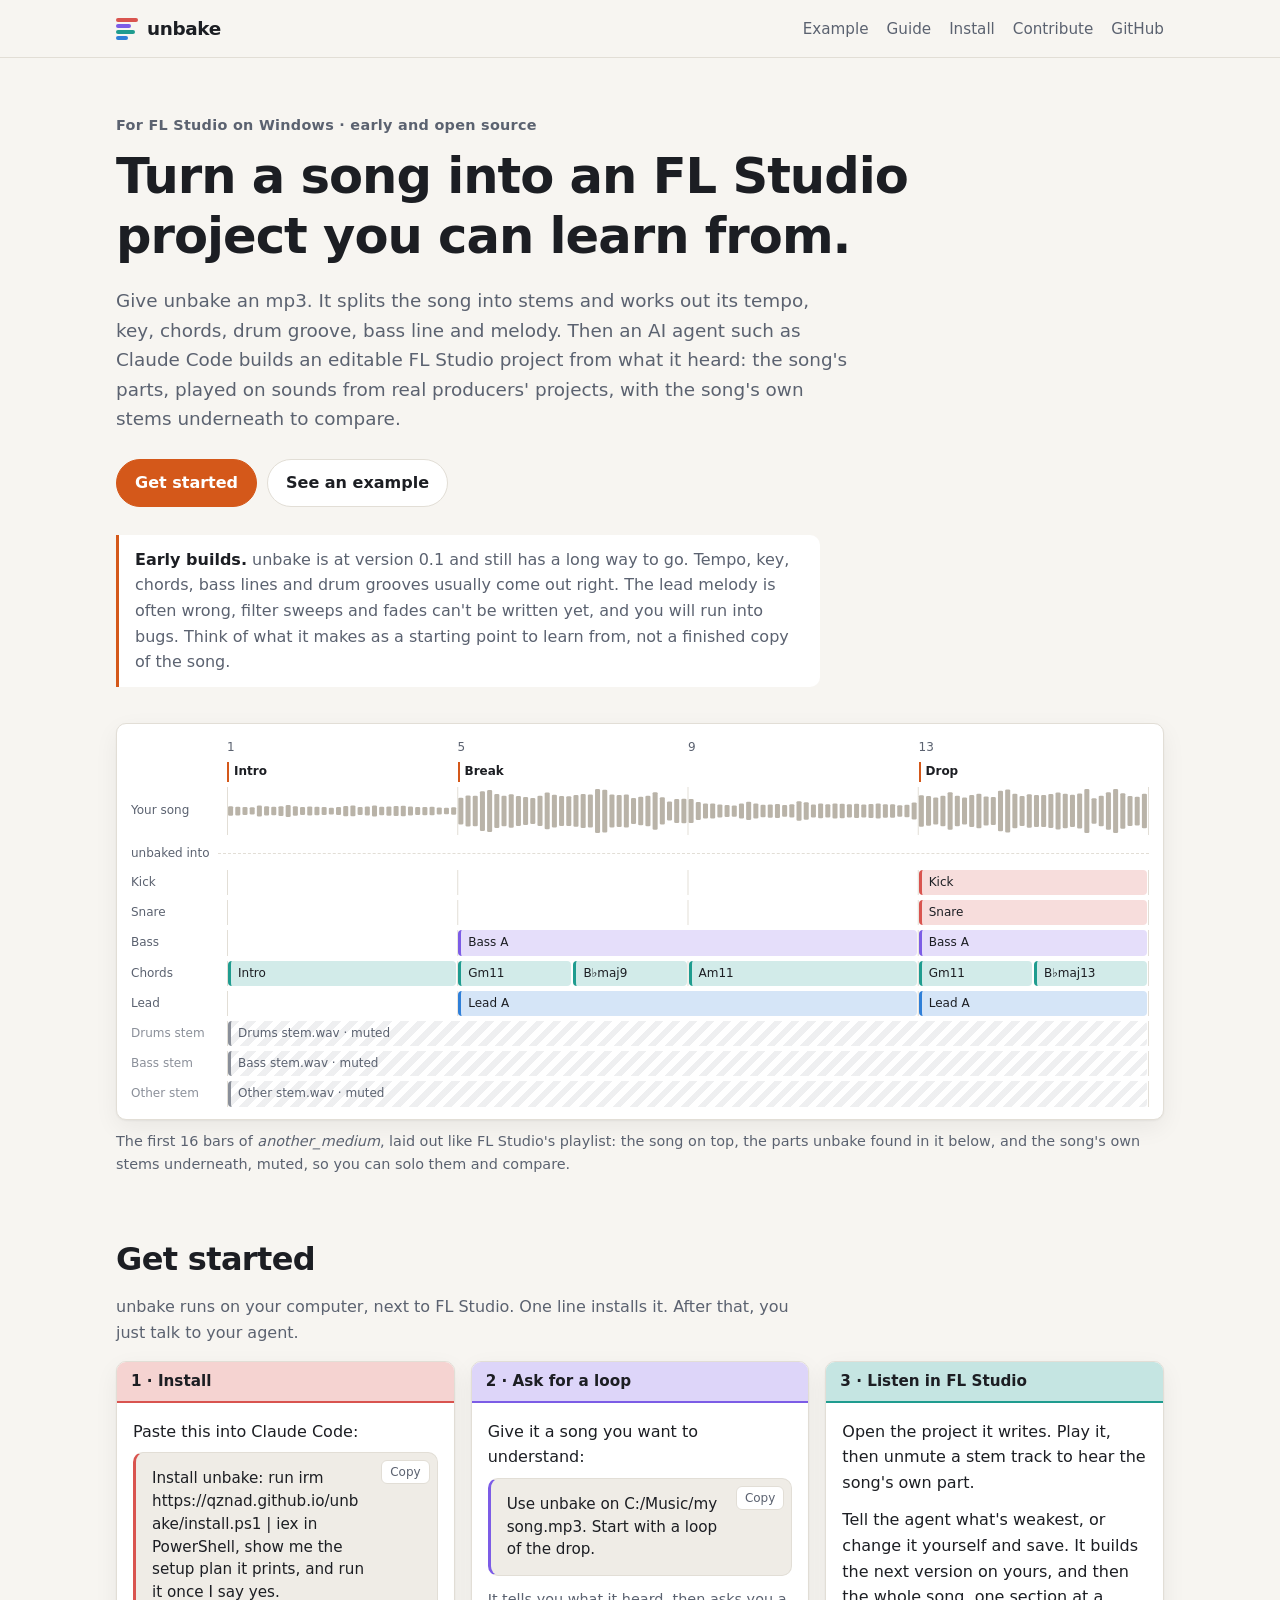
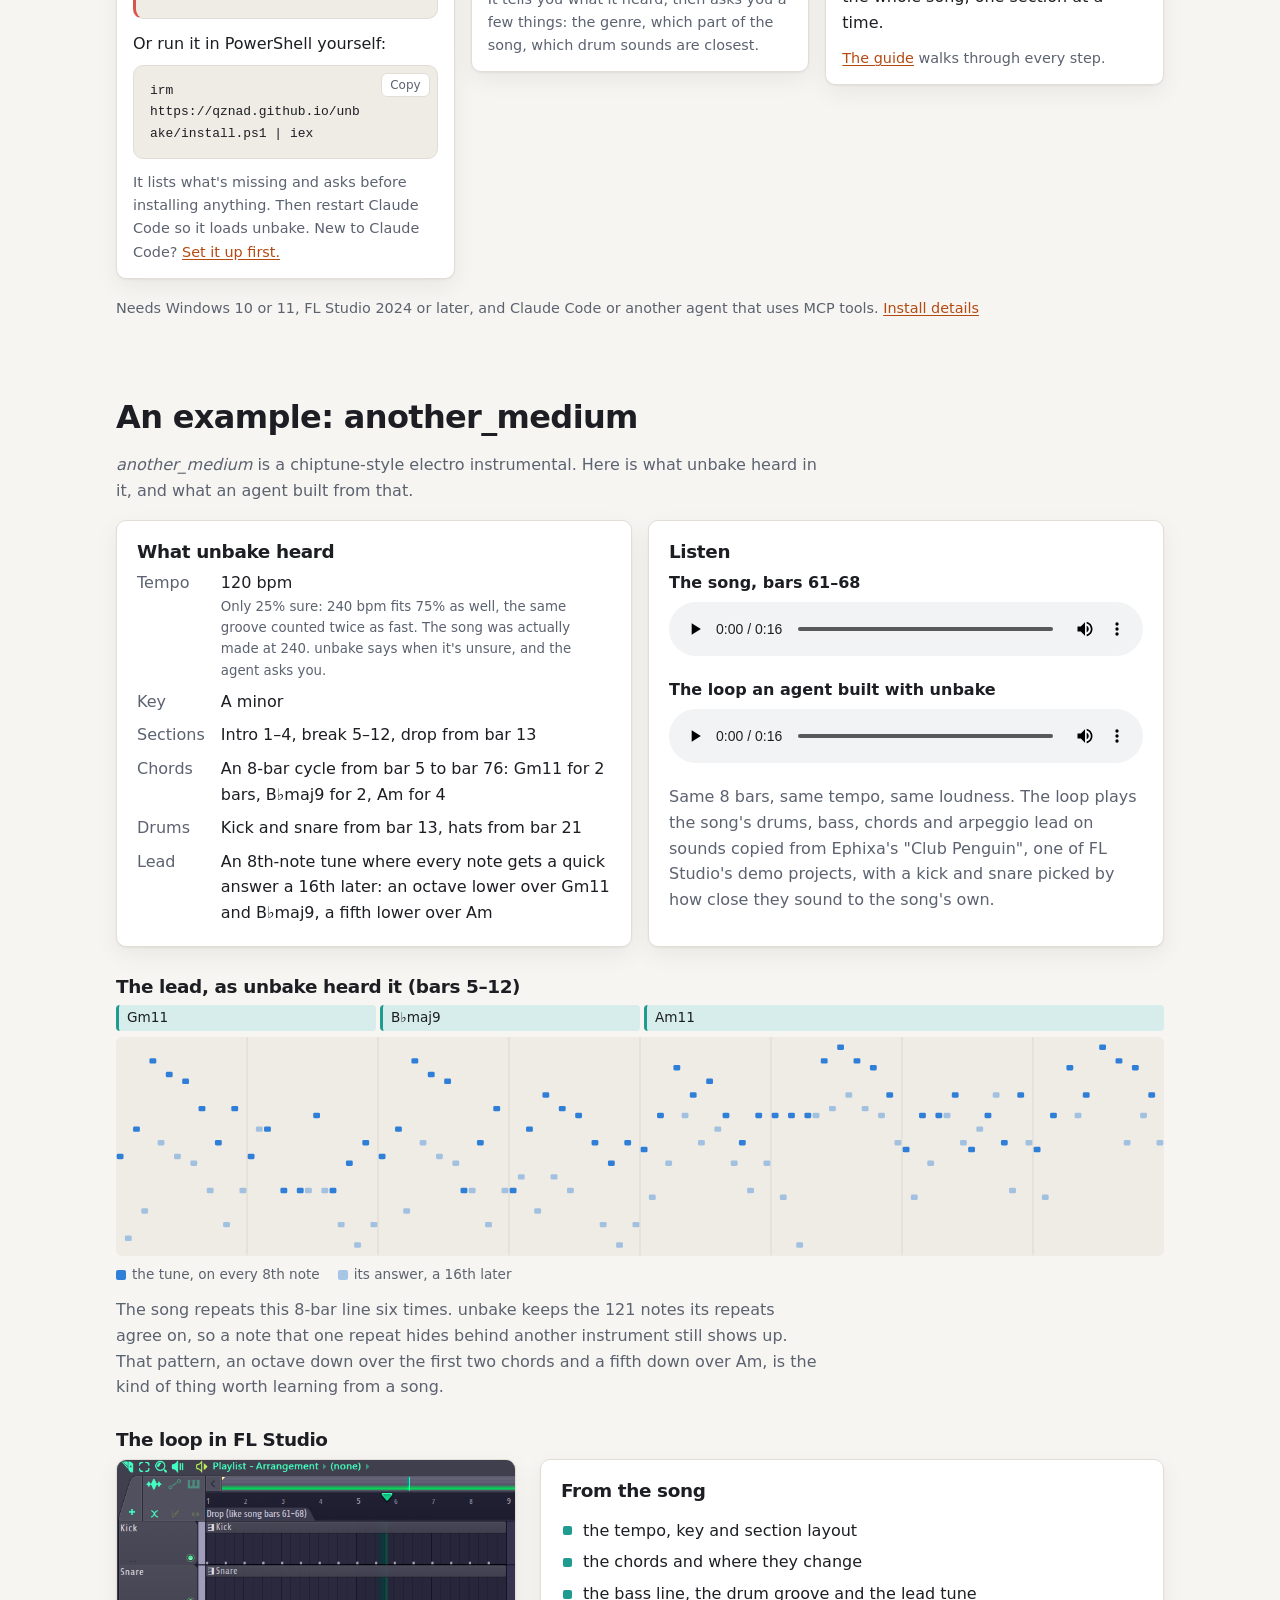
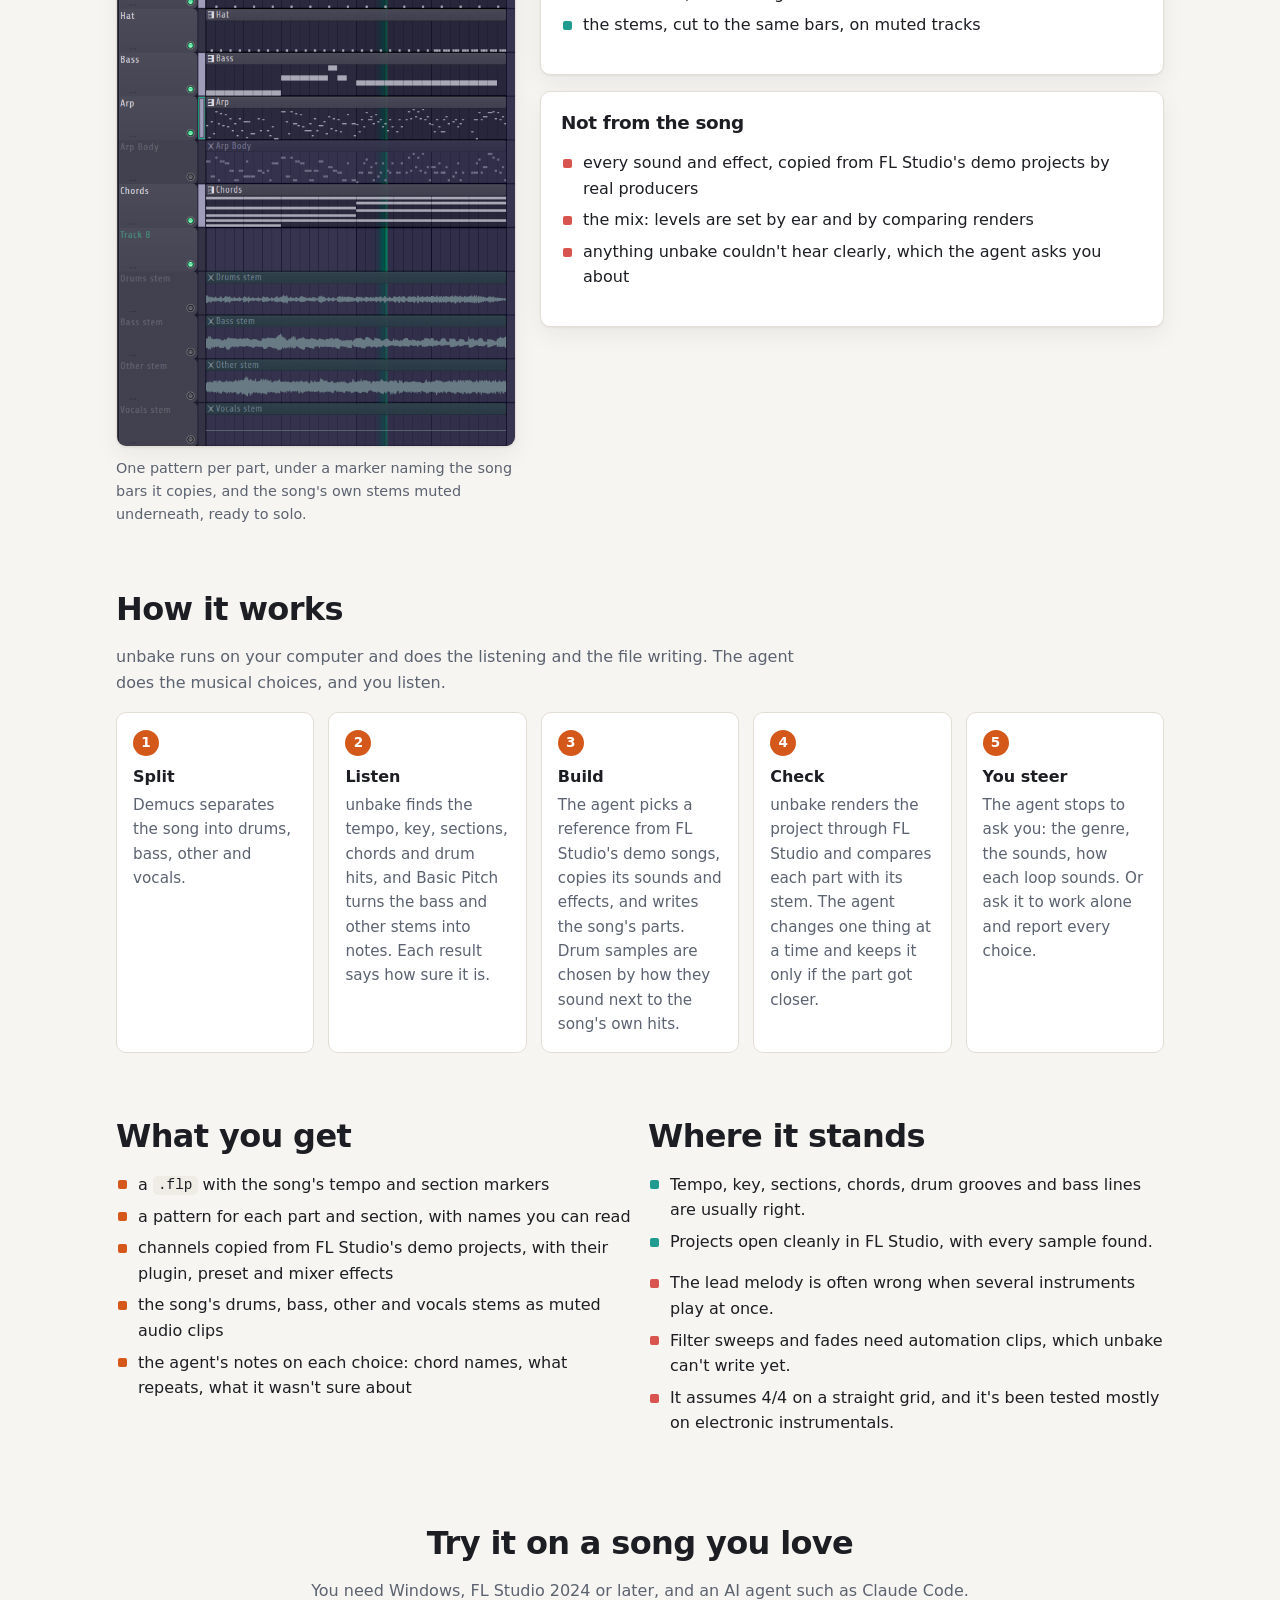
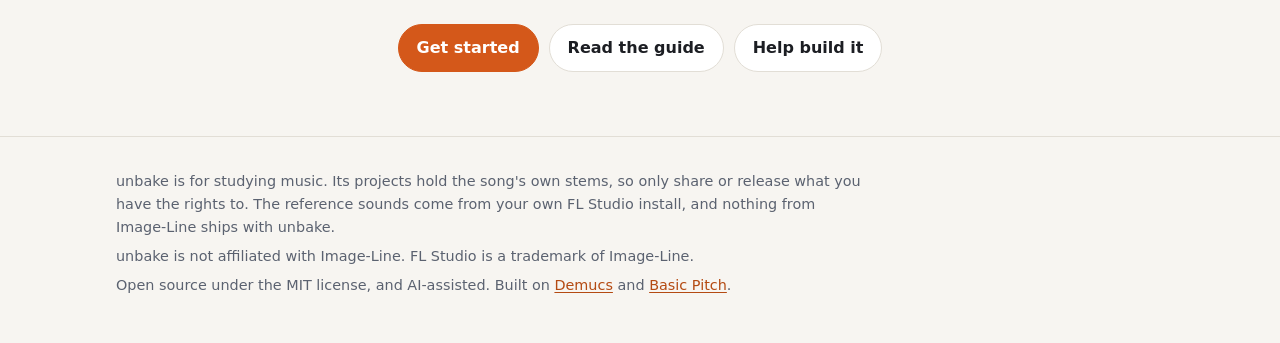
<file: site/index.html>
<!doctype html>
<html lang="en">
<head>
  <meta charset="utf-8">
  <meta name="viewport" content="width=device-width, initial-scale=1">
  <title>unbake: turn a song into an FL Studio project</title>
  <meta name="description" content="unbake listens to a song and, with an AI agent, builds an editable FL Studio project of its chords, bass and groove, with the song's own stems underneath to compare.">
  <link rel="stylesheet" href="style.css">
</head>
<body>
  <header class="site-header">
    <div class="wrap">
      <a class="wordmark" href="./"><span class="mark" aria-hidden="true"><i></i><i></i><i></i><i></i></span>unbake</a>
      <nav aria-label="Main">
        <a href="#example">Example</a>
        <a href="guide.html">Guide</a>
        <a href="install.html">Install</a>
        <a href="contribute.html">Contribute</a>
        <a href="https://github.com/Qznad/unbake">GitHub</a>
      </nav>
    </div>
  </header>

  <main>
    <section class="hero">
      <div class="wrap">
        <p class="eyebrow">For FL Studio on Windows · early and open source</p>
        <h1>Turn a song into an FL Studio project you can learn from.</h1>
        <p class="lede">Give unbake an mp3. It splits the song into stems and works out its tempo, key, chords, drum groove, bass line and melody. Then an AI agent such as Claude Code builds an editable FL Studio project from what it heard: the song's parts, played on sounds from real producers' projects, with the song's own stems underneath to compare.</p>
        <div class="actions">
          <a class="btn primary" href="#start">Get started</a>
          <a class="btn" href="#example">See an example</a>
        </div>
        <p class="note early"><strong>Early builds.</strong> unbake is at version 0.1 and still has a long way to go. Tempo, key, chords, bass lines and drum grooves usually come out right. The lead melody is often wrong, filter sweeps and fades can't be written yet, and you will run into bugs. Think of what it makes as a starting point to learn from, not a finished copy of the song.</p>

        <figure class="playlist-figure">
          <div class="scroll-x">
            <div class="playlist" role="img" aria-label="FL Studio playlist: the song's waveform on top; below it Kick and Snare from bar 13, Bass from bar 5, chords Gm11, B flat maj9 and Am11, Lead A from bar 5, and four muted stem tracks.">
              <span class="pl-name"></span>
              <div class="pl-lane pl-ruler"><span style="grid-column:1">1</span><span style="grid-column:5">5</span><span style="grid-column:9">9</span><span style="grid-column:13">13</span></div>
              <span class="pl-name"></span>
              <div class="pl-lane pl-markers"><span class="marker" style="--at:1;--len:4">Intro</span><span class="marker" style="--at:5;--len:8">Break</span><span class="marker" style="--at:13;--len:4">Drop</span></div>
              <span class="pl-name">Your song</span>
              <div class="pl-lane pl-song"><svg class="wave" viewBox="0 0 640 48" preserveAspectRatio="none" aria-hidden="true"><rect x="0.75" y="19.2" width="3.5" height="9.6" rx="1"/><rect x="5.75" y="19.7" width="3.5" height="8.7" rx="1"/><rect x="10.75" y="20.1" width="3.5" height="7.9" rx="1"/><rect x="15.75" y="20.3" width="3.5" height="7.3" rx="1"/><rect x="20.75" y="18.6" width="3.5" height="10.9" rx="1"/><rect x="25.75" y="19.3" width="3.5" height="9.3" rx="1"/><rect x="30.75" y="19.8" width="3.5" height="8.5" rx="1"/><rect x="35.75" y="19.2" width="3.5" height="9.7" rx="1"/><rect x="40.75" y="18.1" width="3.5" height="11.9" rx="1"/><rect x="45.75" y="19.2" width="3.5" height="9.6" rx="1"/><rect x="50.75" y="19.9" width="3.5" height="8.2" rx="1"/><rect x="55.75" y="19.6" width="3.5" height="8.8" rx="1"/><rect x="60.75" y="19.7" width="3.5" height="8.6" rx="1"/><rect x="65.75" y="20.0" width="3.5" height="7.9" rx="1"/><rect x="70.75" y="20.7" width="3.5" height="6.7" rx="1"/><rect x="75.75" y="19.9" width="3.5" height="8.2" rx="1"/><rect x="80.75" y="18.9" width="3.5" height="10.3" rx="1"/><rect x="85.75" y="18.6" width="3.5" height="10.7" rx="1"/><rect x="90.75" y="19.9" width="3.5" height="8.2" rx="1"/><rect x="95.75" y="19.4" width="3.5" height="9.2" rx="1"/><rect x="100.75" y="18.5" width="3.5" height="10.9" rx="1"/><rect x="105.75" y="19.7" width="3.5" height="8.6" rx="1"/><rect x="110.75" y="19.4" width="3.5" height="9.3" rx="1"/><rect x="115.75" y="19.1" width="3.5" height="9.8" rx="1"/><rect x="120.75" y="18.7" width="3.5" height="10.5" rx="1"/><rect x="125.75" y="19.5" width="3.5" height="8.9" rx="1"/><rect x="130.75" y="19.9" width="3.5" height="8.2" rx="1"/><rect x="135.75" y="19.9" width="3.5" height="8.3" rx="1"/><rect x="140.75" y="19.7" width="3.5" height="8.6" rx="1"/><rect x="145.75" y="20.6" width="3.5" height="6.8" rx="1"/><rect x="150.75" y="20.8" width="3.5" height="6.5" rx="1"/><rect x="155.75" y="20.3" width="3.5" height="7.4" rx="1"/><rect x="160.75" y="10.7" width="3.5" height="26.7" rx="1"/><rect x="165.75" y="8.5" width="3.5" height="31.0" rx="1"/><rect x="170.75" y="8.8" width="3.5" height="30.4" rx="1"/><rect x="175.75" y="4.2" width="3.5" height="39.7" rx="1"/><rect x="180.75" y="2.9" width="3.5" height="42.2" rx="1"/><rect x="185.75" y="6.9" width="3.5" height="34.2" rx="1"/><rect x="190.75" y="8.7" width="3.5" height="30.6" rx="1"/><rect x="195.75" y="7.2" width="3.5" height="33.6" rx="1"/><rect x="200.75" y="8.9" width="3.5" height="30.2" rx="1"/><rect x="205.75" y="9.9" width="3.5" height="28.2" rx="1"/><rect x="210.75" y="10.9" width="3.5" height="26.2" rx="1"/><rect x="215.75" y="8.8" width="3.5" height="30.3" rx="1"/><rect x="220.75" y="5.6" width="3.5" height="36.7" rx="1"/><rect x="225.75" y="7.7" width="3.5" height="32.7" rx="1"/><rect x="230.75" y="9.1" width="3.5" height="29.8" rx="1"/><rect x="235.75" y="9.2" width="3.5" height="29.7" rx="1"/><rect x="240.75" y="8.1" width="3.5" height="31.7" rx="1"/><rect x="245.75" y="7.0" width="3.5" height="33.9" rx="1"/><rect x="250.75" y="7.6" width="3.5" height="32.8" rx="1"/><rect x="255.75" y="2.0" width="3.5" height="44.0" rx="1"/><rect x="260.75" y="2.7" width="3.5" height="42.7" rx="1"/><rect x="265.75" y="7.4" width="3.5" height="33.2" rx="1"/><rect x="270.75" y="8.0" width="3.5" height="32.0" rx="1"/><rect x="275.75" y="7.5" width="3.5" height="33.1" rx="1"/><rect x="280.75" y="11.0" width="3.5" height="26.0" rx="1"/><rect x="285.75" y="9.8" width="3.5" height="28.4" rx="1"/><rect x="290.75" y="8.7" width="3.5" height="30.6" rx="1"/><rect x="295.75" y="5.3" width="3.5" height="37.5" rx="1"/><rect x="300.75" y="10.3" width="3.5" height="27.3" rx="1"/><rect x="305.75" y="14.5" width="3.5" height="19.1" rx="1"/><rect x="310.75" y="12.0" width="3.5" height="24.0" rx="1"/><rect x="315.75" y="11.7" width="3.5" height="24.6" rx="1"/><rect x="320.75" y="12.1" width="3.5" height="23.8" rx="1"/><rect x="325.75" y="14.9" width="3.5" height="18.1" rx="1"/><rect x="330.75" y="16.5" width="3.5" height="15.0" rx="1"/><rect x="335.75" y="16.5" width="3.5" height="15.1" rx="1"/><rect x="340.75" y="17.5" width="3.5" height="13.0" rx="1"/><rect x="345.75" y="17.9" width="3.5" height="12.2" rx="1"/><rect x="350.75" y="18.4" width="3.5" height="11.3" rx="1"/><rect x="355.75" y="16.6" width="3.5" height="14.9" rx="1"/><rect x="360.75" y="14.8" width="3.5" height="18.3" rx="1"/><rect x="365.75" y="16.5" width="3.5" height="15.0" rx="1"/><rect x="370.75" y="17.7" width="3.5" height="12.6" rx="1"/><rect x="375.75" y="17.4" width="3.5" height="13.3" rx="1"/><rect x="380.75" y="17.0" width="3.5" height="14.0" rx="1"/><rect x="385.75" y="18.1" width="3.5" height="11.7" rx="1"/><rect x="390.75" y="17.3" width="3.5" height="13.3" rx="1"/><rect x="395.75" y="14.3" width="3.5" height="19.5" rx="1"/><rect x="400.75" y="15.2" width="3.5" height="17.5" rx="1"/><rect x="405.75" y="17.5" width="3.5" height="13.0" rx="1"/><rect x="410.75" y="16.6" width="3.5" height="14.7" rx="1"/><rect x="415.75" y="17.3" width="3.5" height="13.3" rx="1"/><rect x="420.75" y="16.5" width="3.5" height="15.0" rx="1"/><rect x="425.75" y="16.8" width="3.5" height="14.4" rx="1"/><rect x="430.75" y="17.3" width="3.5" height="13.3" rx="1"/><rect x="435.75" y="16.8" width="3.5" height="14.3" rx="1"/><rect x="440.75" y="17.6" width="3.5" height="12.9" rx="1"/><rect x="445.75" y="17.0" width="3.5" height="13.9" rx="1"/><rect x="450.75" y="16.5" width="3.5" height="14.9" rx="1"/><rect x="455.75" y="17.3" width="3.5" height="13.5" rx="1"/><rect x="460.75" y="17.3" width="3.5" height="13.4" rx="1"/><rect x="465.75" y="18.2" width="3.5" height="11.6" rx="1"/><rect x="470.75" y="17.8" width="3.5" height="12.5" rx="1"/><rect x="475.75" y="15.5" width="3.5" height="17.0" rx="1"/><rect x="480.75" y="8.2" width="3.5" height="31.6" rx="1"/><rect x="485.75" y="9.1" width="3.5" height="29.7" rx="1"/><rect x="490.75" y="10.6" width="3.5" height="26.8" rx="1"/><rect x="495.75" y="8.8" width="3.5" height="30.4" rx="1"/><rect x="500.75" y="5.3" width="3.5" height="37.4" rx="1"/><rect x="505.75" y="8.7" width="3.5" height="30.5" rx="1"/><rect x="510.75" y="10.4" width="3.5" height="27.2" rx="1"/><rect x="515.75" y="7.9" width="3.5" height="32.2" rx="1"/><rect x="520.75" y="6.8" width="3.5" height="34.4" rx="1"/><rect x="525.75" y="9.4" width="3.5" height="29.1" rx="1"/><rect x="530.75" y="9.9" width="3.5" height="28.2" rx="1"/><rect x="535.75" y="3.8" width="3.5" height="40.4" rx="1"/><rect x="540.75" y="2.5" width="3.5" height="42.9" rx="1"/><rect x="545.75" y="6.8" width="3.5" height="34.4" rx="1"/><rect x="550.75" y="9.1" width="3.5" height="29.9" rx="1"/><rect x="555.75" y="7.2" width="3.5" height="33.6" rx="1"/><rect x="560.75" y="8.1" width="3.5" height="31.9" rx="1"/><rect x="565.75" y="8.0" width="3.5" height="32.0" rx="1"/><rect x="570.75" y="7.0" width="3.5" height="34.1" rx="1"/><rect x="575.75" y="5.4" width="3.5" height="37.2" rx="1"/><rect x="580.75" y="6.8" width="3.5" height="34.4" rx="1"/><rect x="585.75" y="7.8" width="3.5" height="32.3" rx="1"/><rect x="590.75" y="6.6" width="3.5" height="34.9" rx="1"/><rect x="595.75" y="2.0" width="3.5" height="43.9" rx="1"/><rect x="600.75" y="11.2" width="3.5" height="25.6" rx="1"/><rect x="605.75" y="8.7" width="3.5" height="30.5" rx="1"/><rect x="610.75" y="5.3" width="3.5" height="37.4" rx="1"/><rect x="615.75" y="2.0" width="3.5" height="44.0" rx="1"/><rect x="620.75" y="6.2" width="3.5" height="35.5" rx="1"/><rect x="625.75" y="9.0" width="3.5" height="30.0" rx="1"/><rect x="630.75" y="9.7" width="3.5" height="28.7" rx="1"/><rect x="635.75" y="6.7" width="3.5" height="34.6" rx="1"/></svg></div>
              <span class="pl-gap">unbaked into</span>
              <span class="pl-name">Kick</span>
              <div class="pl-lane"><span class="clip drums" style="--at:13;--len:4">Kick</span></div>
              <span class="pl-name">Snare</span>
              <div class="pl-lane"><span class="clip drums" style="--at:13;--len:4">Snare</span></div>
              <span class="pl-name">Bass</span>
              <div class="pl-lane"><span class="clip bass" style="--at:5;--len:8">Bass A</span><span class="clip bass" style="--at:13;--len:4">Bass A</span></div>
              <span class="pl-name">Chords</span>
              <div class="pl-lane"><span class="clip chords" style="--at:1;--len:4">Intro</span><span class="clip chords" style="--at:5;--len:2">Gm11</span><span class="clip chords" style="--at:7;--len:2">B♭maj9</span><span class="clip chords" style="--at:9;--len:4">Am11</span><span class="clip chords" style="--at:13;--len:2">Gm11</span><span class="clip chords" style="--at:15;--len:2">B♭maj13</span></div>
              <span class="pl-name">Lead</span>
              <div class="pl-lane"><span class="clip lead" style="--at:5;--len:8">Lead A</span><span class="clip lead" style="--at:13;--len:4">Lead A</span></div>
              <span class="pl-name muted-name">Drums stem</span>
              <div class="pl-lane"><span class="clip stem" style="--at:1;--len:16">Drums stem.wav · muted</span></div>
              <span class="pl-name muted-name">Bass stem</span>
              <div class="pl-lane"><span class="clip stem" style="--at:1;--len:16">Bass stem.wav · muted</span></div>
              <span class="pl-name muted-name">Other stem</span>
              <div class="pl-lane"><span class="clip stem" style="--at:1;--len:16">Other stem.wav · muted</span></div>
            </div>
          </div>
          <figcaption>The first 16 bars of <em>another_medium</em>, laid out like FL Studio's playlist: the song on top, the parts unbake found in it below, and the song's own stems underneath, muted, so you can solo them and compare.</figcaption>
        </figure>
      </div>
    </section>

    <section id="start">
      <div class="wrap">
        <h2>Get started</h2>
        <p class="section-intro">unbake runs on your computer, next to FL Studio. One line installs it. After that, you just talk to your agent.</p>
        <div class="start-grid">
          <article class="clip-card" style="--c: var(--drums)">
            <header>1 · Install</header>
            <div class="body">
              <p>Paste this into Claude Code:</p>
              <pre class="prompt"><code>Install unbake: run irm https://qznad.github.io/unbake/install.ps1 | iex in PowerShell, show me the setup plan it prints, and run it once I say yes.</code></pre>
              <p>Or run it in PowerShell yourself:</p>
              <pre><code>irm https://qznad.github.io/unbake/install.ps1 | iex</code></pre>
              <p class="small">It lists what's missing and asks before installing anything. Then restart Claude Code so it loads unbake. New to Claude Code? <a href="guide.html#claude">Set it up first.</a></p>
            </div>
          </article>
          <article class="clip-card" style="--c: var(--bass)">
            <header>2 · Ask for a loop</header>
            <div class="body">
              <p>Give it a song you want to understand:</p>
              <pre class="prompt"><code>Use unbake on C:/Music/my song.mp3. Start with a loop of the drop.</code></pre>
              <p class="small">It tells you what it heard, then asks you a few things: the genre, which part of the song, which drum sounds are closest.</p>
            </div>
          </article>
          <article class="clip-card" style="--c: var(--chords)">
            <header>3 · Listen in FL Studio</header>
            <div class="body">
              <p>Open the project it writes. Play it, then unmute a stem track to hear the song's own part.</p>
              <p>Tell the agent what's weakest, or change it yourself and save. It builds the next version on yours, and then the whole song, one section at a time.</p>
              <p class="small"><a href="guide.html">The guide</a> walks through every step.</p>
            </div>
          </article>
        </div>
        <p class="small requirements">Needs Windows 10 or 11, FL Studio 2024 or later, and Claude Code or another agent that uses MCP tools. <a href="install.html">Install details</a></p>
      </div>
    </section>

    <section id="example">
      <div class="wrap">
        <h2>An example: another_medium</h2>
        <p class="section-intro"><em>another_medium</em> is a chiptune-style electro instrumental. Here is what unbake heard in it, and what an agent built from that.</p>

        <div class="grid-2">
          <div class="card">
            <h3 style="margin-top:0">What unbake heard</h3>
            <dl class="facts">
              <dt>Tempo</dt>
              <dd>120 bpm<small>Only 25% sure: 240 bpm fits 75% as well, the same groove counted twice as fast. The song was actually made at 240. unbake says when it's unsure, and the agent asks you.</small></dd>
              <dt>Key</dt>
              <dd>A minor</dd>
              <dt>Sections</dt>
              <dd>Intro 1–4, break 5–12, drop from bar 13</dd>
              <dt>Chords</dt>
              <dd>An 8-bar cycle from bar 5 to bar 76: Gm11 for 2 bars, B♭maj9 for 2, Am for 4</dd>
              <dt>Drums</dt>
              <dd>Kick and snare from bar 13, hats from bar 21</dd>
              <dt>Lead</dt>
              <dd>An 8th-note tune where every note gets a quick answer a 16th later: an octave lower over Gm11 and B♭maj9, a fifth lower over Am</dd>
            </dl>
          </div>

          <div class="card">
            <h3 style="margin-top:0">Listen</h3>
            <div class="player">
              <p>The song, bars 61–68</p>
              <audio controls preload="metadata" src="media/another-medium-song.mp3" data-pending="Recording coming soon."></audio>
            </div>
            <div class="player">
              <p>The loop an agent built with unbake</p>
              <audio controls preload="metadata" src="media/another-medium-loop.mp3" data-pending="Recording coming soon."></audio>
            </div>
            <p class="pending" style="font-style:normal">Same 8 bars, same tempo, same loudness. The loop plays the song's drums, bass, chords and arpeggio lead on sounds copied from Ephixa's "Club Penguin", one of FL Studio's demo projects, with a kick and snare picked by how close they sound to the song's own.</p>
          </div>
        </div>

        <h3>The lead, as unbake heard it (bars 5–12)</h3>
        <div class="roll-box">
          <div class="roll-inner">
            <div class="chord-row" aria-hidden="true"><span>Gm11</span><span>B♭maj9</span><span>Am11</span></div>
            <svg class="roll" viewBox="0 0 768 160" role="img" aria-label="The lead unbake heard in bars 5 to 12: 121 notes"><line class="barline" x1="96" y1="0" x2="96" y2="160"/><line class="barline" x1="192" y1="0" x2="192" y2="160"/><line class="barline" x1="288" y1="0" x2="288" y2="160"/><line class="barline" x1="384" y1="0" x2="384" y2="160"/><line class="barline" x1="480" y1="0" x2="480" y2="160"/><line class="barline" x1="576" y1="0" x2="576" y2="160"/><line class="barline" x1="672" y1="0" x2="672" y2="160"/><rect class="hit" x="0.5" y="85.5" width="5" height="4" rx="1"/><rect class="echo" x="6.5" y="145.5" width="5" height="4" rx="1"/><rect class="hit" x="12.5" y="65.5" width="5" height="4" rx="1"/><rect class="echo" x="18.5" y="125.5" width="5" height="4" rx="1"/><rect class="hit" x="24.5" y="15.5" width="5" height="4" rx="1"/><rect class="echo" x="30.5" y="75.5" width="5" height="4" rx="1"/><rect class="hit" x="36.5" y="25.5" width="5" height="4" rx="1"/><rect class="echo" x="42.5" y="85.5" width="5" height="4" rx="1"/><rect class="hit" x="48.5" y="30.5" width="5" height="4" rx="1"/><rect class="echo" x="54.5" y="90.5" width="5" height="4" rx="1"/><rect class="hit" x="60.5" y="50.5" width="5" height="4" rx="1"/><rect class="echo" x="66.5" y="110.5" width="5" height="4" rx="1"/><rect class="hit" x="72.5" y="75.5" width="5" height="4" rx="1"/><rect class="echo" x="78.5" y="135.5" width="5" height="4" rx="1"/><rect class="hit" x="84.5" y="50.5" width="5" height="4" rx="1"/><rect class="echo" x="90.5" y="110.5" width="5" height="4" rx="1"/><rect class="hit" x="96.5" y="85.5" width="5" height="4" rx="1"/><rect class="echo" x="102.5" y="65.5" width="5" height="4" rx="1"/><rect class="hit" x="108.5" y="65.5" width="5" height="4" rx="1"/><rect class="hit" x="120.5" y="110.5" width="5" height="4" rx="1"/><rect class="hit" x="132.5" y="110.5" width="5" height="4" rx="1"/><rect class="echo" x="138.5" y="110.5" width="5" height="4" rx="1"/><rect class="hit" x="144.5" y="55.5" width="5" height="4" rx="1"/><rect class="echo" x="150.5" y="110.5" width="5" height="4" rx="1"/><rect class="hit" x="156.5" y="110.5" width="5" height="4" rx="1"/><rect class="echo" x="162.5" y="135.5" width="5" height="4" rx="1"/><rect class="hit" x="168.5" y="90.5" width="5" height="4" rx="1"/><rect class="echo" x="174.5" y="150.5" width="5" height="4" rx="1"/><rect class="hit" x="180.5" y="75.5" width="5" height="4" rx="1"/><rect class="echo" x="186.5" y="135.5" width="5" height="4" rx="1"/><rect class="hit" x="192.5" y="85.5" width="5" height="4" rx="1"/><rect class="hit" x="204.5" y="65.5" width="5" height="4" rx="1"/><rect class="echo" x="210.5" y="125.5" width="5" height="4" rx="1"/><rect class="hit" x="216.5" y="15.5" width="5" height="4" rx="1"/><rect class="echo" x="222.5" y="75.5" width="5" height="4" rx="1"/><rect class="hit" x="228.5" y="25.5" width="5" height="4" rx="1"/><rect class="echo" x="234.5" y="85.5" width="5" height="4" rx="1"/><rect class="hit" x="240.5" y="30.5" width="5" height="4" rx="1"/><rect class="echo" x="246.5" y="90.5" width="5" height="4" rx="1"/><rect class="hit" x="252.5" y="110.5" width="5" height="4" rx="1"/><rect class="echo" x="258.5" y="110.5" width="5" height="4" rx="1"/><rect class="hit" x="264.5" y="75.5" width="5" height="4" rx="1"/><rect class="echo" x="270.5" y="135.5" width="5" height="4" rx="1"/><rect class="hit" x="276.5" y="50.5" width="5" height="4" rx="1"/><rect class="echo" x="282.5" y="110.5" width="5" height="4" rx="1"/><rect class="hit" x="288.5" y="110.5" width="5" height="4" rx="1"/><rect class="echo" x="294.5" y="100.5" width="5" height="4" rx="1"/><rect class="hit" x="300.5" y="65.5" width="5" height="4" rx="1"/><rect class="echo" x="306.5" y="125.5" width="5" height="4" rx="1"/><rect class="hit" x="312.5" y="40.5" width="5" height="4" rx="1"/><rect class="echo" x="318.5" y="100.5" width="5" height="4" rx="1"/><rect class="hit" x="324.5" y="50.5" width="5" height="4" rx="1"/><rect class="echo" x="330.5" y="110.5" width="5" height="4" rx="1"/><rect class="hit" x="336.5" y="55.5" width="5" height="4" rx="1"/><rect class="hit" x="348.5" y="75.5" width="5" height="4" rx="1"/><rect class="echo" x="354.5" y="135.5" width="5" height="4" rx="1"/><rect class="hit" x="360.5" y="90.5" width="5" height="4" rx="1"/><rect class="echo" x="366.5" y="150.5" width="5" height="4" rx="1"/><rect class="hit" x="372.5" y="75.5" width="5" height="4" rx="1"/><rect class="echo" x="378.5" y="135.5" width="5" height="4" rx="1"/><rect class="hit" x="384.5" y="80.5" width="5" height="4" rx="1"/><rect class="echo" x="390.5" y="115.5" width="5" height="4" rx="1"/><rect class="hit" x="396.5" y="55.5" width="5" height="4" rx="1"/><rect class="echo" x="402.5" y="90.5" width="5" height="4" rx="1"/><rect class="hit" x="408.5" y="20.5" width="5" height="4" rx="1"/><rect class="echo" x="414.5" y="55.5" width="5" height="4" rx="1"/><rect class="hit" x="420.5" y="40.5" width="5" height="4" rx="1"/><rect class="echo" x="426.5" y="75.5" width="5" height="4" rx="1"/><rect class="hit" x="432.5" y="30.5" width="5" height="4" rx="1"/><rect class="echo" x="438.5" y="65.5" width="5" height="4" rx="1"/><rect class="hit" x="444.5" y="55.5" width="5" height="4" rx="1"/><rect class="echo" x="450.5" y="90.5" width="5" height="4" rx="1"/><rect class="hit" x="456.5" y="75.5" width="5" height="4" rx="1"/><rect class="echo" x="462.5" y="110.5" width="5" height="4" rx="1"/><rect class="hit" x="468.5" y="55.5" width="5" height="4" rx="1"/><rect class="echo" x="474.5" y="90.5" width="5" height="4" rx="1"/><rect class="hit" x="480.5" y="55.5" width="5" height="4" rx="1"/><rect class="echo" x="486.5" y="115.5" width="5" height="4" rx="1"/><rect class="hit" x="492.5" y="55.5" width="5" height="4" rx="1"/><rect class="echo" x="498.5" y="150.5" width="5" height="4" rx="1"/><rect class="hit" x="504.5" y="55.5" width="5" height="4" rx="1"/><rect class="echo" x="510.5" y="55.5" width="5" height="4" rx="1"/><rect class="hit" x="516.5" y="15.5" width="5" height="4" rx="1"/><rect class="echo" x="522.5" y="50.5" width="5" height="4" rx="1"/><rect class="hit" x="528.5" y="5.5" width="5" height="4" rx="1"/><rect class="echo" x="534.5" y="40.5" width="5" height="4" rx="1"/><rect class="hit" x="540.5" y="15.5" width="5" height="4" rx="1"/><rect class="echo" x="546.5" y="50.5" width="5" height="4" rx="1"/><rect class="hit" x="552.5" y="20.5" width="5" height="4" rx="1"/><rect class="echo" x="558.5" y="55.5" width="5" height="4" rx="1"/><rect class="hit" x="564.5" y="40.5" width="5" height="4" rx="1"/><rect class="echo" x="570.5" y="75.5" width="5" height="4" rx="1"/><rect class="hit" x="576.5" y="80.5" width="5" height="4" rx="1"/><rect class="echo" x="582.5" y="115.5" width="5" height="4" rx="1"/><rect class="hit" x="588.5" y="55.5" width="5" height="4" rx="1"/><rect class="echo" x="594.5" y="90.5" width="5" height="4" rx="1"/><rect class="hit" x="600.5" y="55.5" width="5" height="4" rx="1"/><rect class="echo" x="606.5" y="55.5" width="5" height="4" rx="1"/><rect class="hit" x="612.5" y="40.5" width="5" height="4" rx="1"/><rect class="echo" x="618.5" y="75.5" width="5" height="4" rx="1"/><rect class="hit" x="624.5" y="80.5" width="5" height="4" rx="1"/><rect class="echo" x="630.5" y="65.5" width="5" height="4" rx="1"/><rect class="hit" x="636.5" y="55.5" width="5" height="4" rx="1"/><rect class="echo" x="642.5" y="40.5" width="5" height="4" rx="1"/><rect class="hit" x="648.5" y="75.5" width="5" height="4" rx="1"/><rect class="echo" x="654.5" y="110.5" width="5" height="4" rx="1"/><rect class="hit" x="660.5" y="40.5" width="5" height="4" rx="1"/><rect class="echo" x="666.5" y="75.5" width="5" height="4" rx="1"/><rect class="hit" x="672.5" y="80.5" width="5" height="4" rx="1"/><rect class="echo" x="678.5" y="115.5" width="5" height="4" rx="1"/><rect class="hit" x="684.5" y="55.5" width="5" height="4" rx="1"/><rect class="hit" x="696.5" y="20.5" width="5" height="4" rx="1"/><rect class="echo" x="702.5" y="55.5" width="5" height="4" rx="1"/><rect class="hit" x="708.5" y="40.5" width="5" height="4" rx="1"/><rect class="hit" x="720.5" y="5.5" width="5" height="4" rx="1"/><rect class="hit" x="732.5" y="15.5" width="5" height="4" rx="1"/><rect class="echo" x="738.5" y="75.5" width="5" height="4" rx="1"/><rect class="hit" x="744.5" y="20.5" width="5" height="4" rx="1"/><rect class="echo" x="750.5" y="55.5" width="5" height="4" rx="1"/><rect class="hit" x="756.5" y="40.5" width="5" height="4" rx="1"/><rect class="echo" x="762.5" y="75.5" width="5" height="4" rx="1"/></svg>
          </div>
        </div>
        <div class="legend"><span><span class="swatch"></span>the tune, on every 8th note</span><span><span class="swatch faint"></span>its answer, a 16th later</span></div>
        <p class="section-intro" style="margin-top:12px">The song repeats this 8-bar line six times. unbake keeps the 121 notes its repeats agree on, so a note that one repeat hides behind another instrument still shows up. That pattern, an octave down over the first two chords and a fifth down over Am, is the kind of thing worth learning from a song.</p>

        <h3>The loop in FL Studio</h3>
        <div class="loop-row">
          <figure class="shot">
            <img src="media/another-medium-loop-playlist.png" width="636" height="937" alt="FL Studio's playlist with the agent's loop: Kick, Snare, Hat, Bass, Arp, a muted Arp Body and Chords, each one pattern over 8 bars, under a marker reading Drop (like song bars 61-68), with the song's four stems muted underneath." loading="lazy">
            <figcaption>One pattern per part, under a marker naming the song bars it copies, and the song's own stems muted underneath, ready to solo.</figcaption>
          </figure>
          <div class="loop-notes">
          <div class="card split">
            <h3>From the song</h3>
            <ul class="ticks good">
              <li>the tempo, key and section layout</li>
              <li>the chords and where they change</li>
              <li>the bass line, the drum groove and the lead tune</li>
              <li>the stems, cut to the same bars, on muted tracks</li>
            </ul>
          </div>
          <div class="card split">
            <h3>Not from the song</h3>
            <ul class="ticks hard">
              <li>every sound and effect, copied from FL Studio's demo projects by real producers</li>
              <li>the mix: levels are set by ear and by comparing renders</li>
              <li>anything unbake couldn't hear clearly, which the agent asks you about</li>
            </ul>
          </div>
          </div>
        </div>
      </div>
    </section>

    <section id="how">
      <div class="wrap">
        <h2>How it works</h2>
        <p class="section-intro">unbake runs on your computer and does the listening and the file writing. The agent does the musical choices, and you listen.</p>
        <ol class="steps">
          <li><strong>Split</strong><p>Demucs separates the song into drums, bass, other and vocals.</p></li>
          <li><strong>Listen</strong><p>unbake finds the tempo, key, sections, chords and drum hits, and Basic Pitch turns the bass and other stems into notes. Each result says how sure it is.</p></li>
          <li><strong>Build</strong><p>The agent picks a reference from FL Studio's demo songs, copies its sounds and effects, and writes the song's parts. Drum samples are chosen by how they sound next to the song's own hits.</p></li>
          <li><strong>Check</strong><p>unbake renders the project through FL Studio and compares each part with its stem. The agent changes one thing at a time and keeps it only if the part got closer.</p></li>
          <li><strong>You steer</strong><p>The agent stops to ask you: the genre, the sounds, how each loop sounds. Or ask it to work alone and report every choice.</p></li>
        </ol>
      </div>
    </section>

    <section>
      <div class="wrap grid-2">
        <div>
          <h2>What you get</h2>
          <ul class="ticks">
            <li>a <code>.flp</code> with the song's tempo and section markers</li>
            <li>a pattern for each part and section, with names you can read</li>
            <li>channels copied from FL Studio's demo projects, with their plugin, preset and mixer effects</li>
            <li>the song's drums, bass, other and vocals stems as muted audio clips</li>
            <li>the agent's notes on each choice: chord names, what repeats, what it wasn't sure about</li>
          </ul>
        </div>
        <div>
          <h2>Where it stands</h2>
          <ul class="ticks good">
            <li>Tempo, key, sections, chords, drum grooves and bass lines are usually right.</li>
            <li>Projects open cleanly in FL Studio, with every sample found.</li>
          </ul>
          <ul class="ticks hard">
            <li>The lead melody is often wrong when several instruments play at once.</li>
            <li>Filter sweeps and fades need automation clips, which unbake can't write yet.</li>
            <li>It assumes 4/4 on a straight grid, and it's been tested mostly on electronic instrumentals.</li>
          </ul>
        </div>
      </div>
    </section>

    <section class="cta">
      <div class="wrap">
        <h2>Try it on a song you love</h2>
        <p class="section-intro" style="margin:0 auto 20px">You need Windows, FL Studio 2024 or later, and an AI agent such as Claude Code.</p>
        <div class="actions">
          <a class="btn primary" href="#start">Get started</a>
          <a class="btn" href="guide.html">Read the guide</a>
          <a class="btn" href="contribute.html">Help build it</a>
        </div>
      </div>
    </section>
  </main>

  <footer class="site-footer">
    <div class="wrap">
      <p>unbake is for studying music. Its projects hold the song's own stems, so only share or release what you have the rights to. The reference sounds come from your own FL Studio install, and nothing from Image-Line ships with unbake.</p>
      <p>unbake is not affiliated with Image-Line. FL Studio is a trademark of Image-Line.</p>
      <p>Open source under the MIT license, and AI-assisted. Built on <a href="https://github.com/facebookresearch/demucs">Demucs</a> and <a href="https://github.com/spotify/basic-pitch">Basic Pitch</a>.</p>
    </div>
  </footer>
  <script src="site.js"></script>
</body>
</html>
</file>
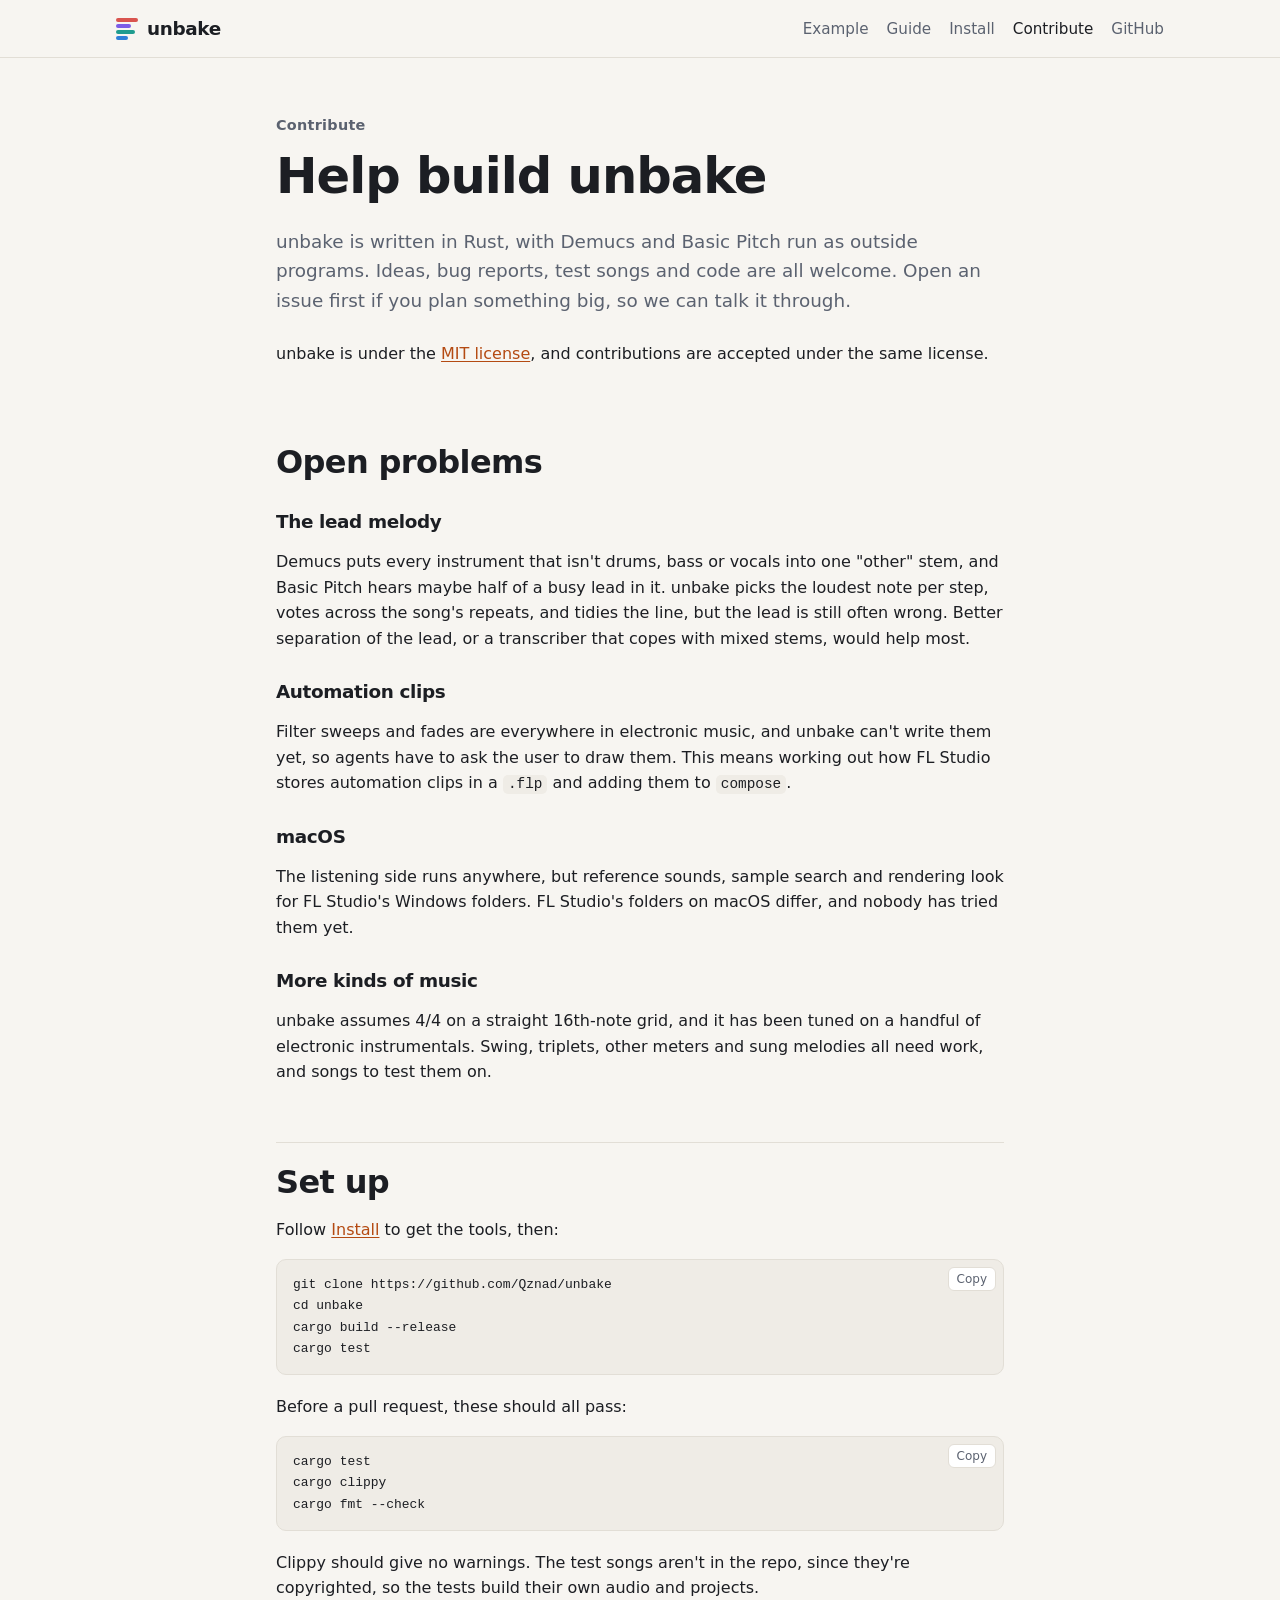
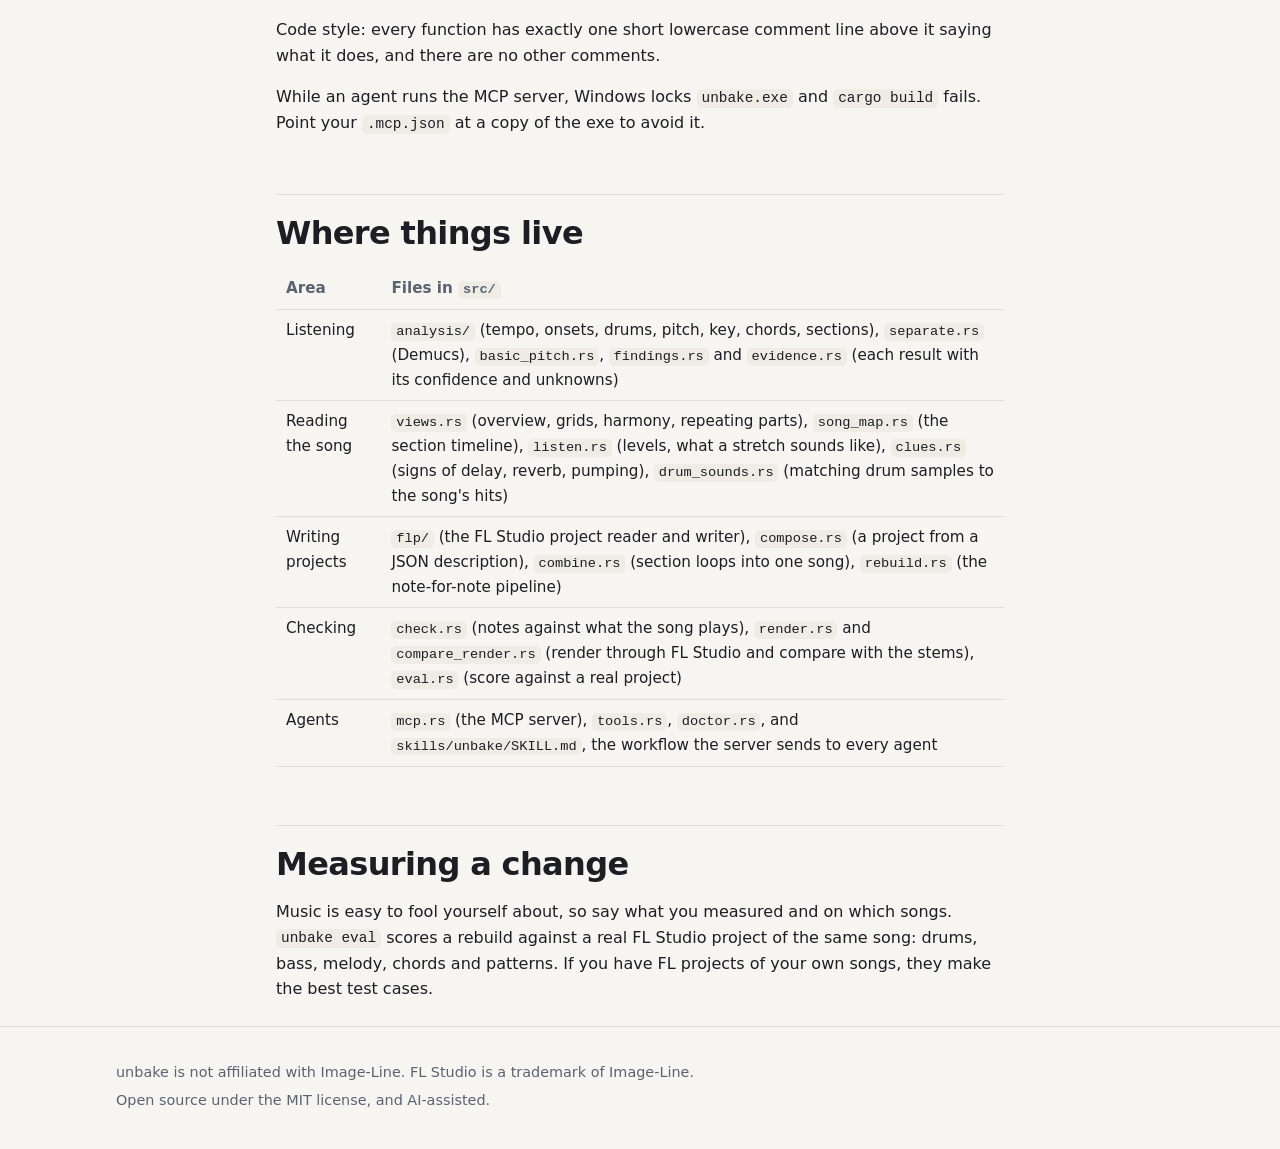
<file: site/contribute.html>
<!doctype html>
<html lang="en">
<head>
  <meta charset="utf-8">
  <meta name="viewport" content="width=device-width, initial-scale=1">
  <title>Contribute to unbake</title>
  <meta name="description" content="Open problems in unbake, how to set up the code, and where things live.">
  <link rel="stylesheet" href="style.css">
</head>
<body>
  <header class="site-header">
    <div class="wrap">
      <a class="wordmark" href="./"><span class="mark" aria-hidden="true"><i></i><i></i><i></i><i></i></span>unbake</a>
      <nav aria-label="Main">
        <a href="./#example">Example</a>
        <a href="guide.html">Guide</a>
        <a href="install.html">Install</a>
        <a href="contribute.html" aria-current="page">Contribute</a>
        <a href="https://github.com/Qznad/unbake">GitHub</a>
      </nav>
    </div>
  </header>

  <main class="wrap narrow doc">
    <section>
      <p class="eyebrow">Contribute</p>
      <h1>Help build unbake</h1>
      <p class="lede">unbake is written in Rust, with Demucs and Basic Pitch run as outside programs. Ideas, bug reports, test songs and code are all welcome. Open an issue first if you plan something big, so we can talk it through.</p>
      <p>unbake is under the <a href="https://github.com/Qznad/unbake/blob/main/LICENSE">MIT license</a>, and contributions are accepted under the same license.</p>

      <h2>Open problems</h2>
      <h3>The lead melody</h3>
      <p>Demucs puts every instrument that isn't drums, bass or vocals into one "other" stem, and Basic Pitch hears maybe half of a busy lead in it. unbake picks the loudest note per step, votes across the song's repeats, and tidies the line, but the lead is still often wrong. Better separation of the lead, or a transcriber that copes with mixed stems, would help most.</p>
      <h3>Automation clips</h3>
      <p>Filter sweeps and fades are everywhere in electronic music, and unbake can't write them yet, so agents have to ask the user to draw them. This means working out how FL Studio stores automation clips in a <code>.flp</code> and adding them to <code>compose</code>.</p>
      <h3>macOS</h3>
      <p>The listening side runs anywhere, but reference sounds, sample search and rendering look for FL Studio's Windows folders. FL Studio's folders on macOS differ, and nobody has tried them yet.</p>
      <h3>More kinds of music</h3>
      <p>unbake assumes 4/4 on a straight 16th-note grid, and it has been tuned on a handful of electronic instrumentals. Swing, triplets, other meters and sung melodies all need work, and songs to test them on.</p>

      <h2>Set up</h2>
      <p>Follow <a href="install.html">Install</a> to get the tools, then:</p>
<pre><code>git clone https://github.com/Qznad/unbake
cd unbake
cargo build --release
cargo test</code></pre>
      <p>Before a pull request, these should all pass:</p>
<pre><code>cargo test
cargo clippy
cargo fmt --check</code></pre>
      <p>Clippy should give no warnings. The test songs aren't in the repo, since they're copyrighted, so the tests build their own audio and projects.</p>
      <p>Code style: every function has exactly one short lowercase comment line above it saying what it does, and there are no other comments.</p>
      <p>While an agent runs the MCP server, Windows locks <code>unbake.exe</code> and <code>cargo build</code> fails. Point your <code>.mcp.json</code> at a copy of the exe to avoid it.</p>

      <h2>Where things live</h2>
      <div class="table-box">
        <table>
          <thead><tr><th>Area</th><th>Files in <code>src/</code></th></tr></thead>
          <tbody>
            <tr><td>Listening</td><td><code>analysis/</code> (tempo, onsets, drums, pitch, key, chords, sections), <code>separate.rs</code> (Demucs), <code>basic_pitch.rs</code>, <code>findings.rs</code> and <code>evidence.rs</code> (each result with its confidence and unknowns)</td></tr>
            <tr><td>Reading the song</td><td><code>views.rs</code> (overview, grids, harmony, repeating parts), <code>song_map.rs</code> (the section timeline), <code>listen.rs</code> (levels, what a stretch sounds like), <code>clues.rs</code> (signs of delay, reverb, pumping), <code>drum_sounds.rs</code> (matching drum samples to the song's hits)</td></tr>
            <tr><td>Writing projects</td><td><code>flp/</code> (the FL Studio project reader and writer), <code>compose.rs</code> (a project from a JSON description), <code>combine.rs</code> (section loops into one song), <code>rebuild.rs</code> (the note-for-note pipeline)</td></tr>
            <tr><td>Checking</td><td><code>check.rs</code> (notes against what the song plays), <code>render.rs</code> and <code>compare_render.rs</code> (render through FL Studio and compare with the stems), <code>eval.rs</code> (score against a real project)</td></tr>
            <tr><td>Agents</td><td><code>mcp.rs</code> (the MCP server), <code>tools.rs</code>, <code>doctor.rs</code>, and <code>skills/unbake/SKILL.md</code>, the workflow the server sends to every agent</td></tr>
          </tbody>
        </table>
      </div>

      <h2>Measuring a change</h2>
      <p>Music is easy to fool yourself about, so say what you measured and on which songs. <code>unbake eval</code> scores a rebuild against a real FL Studio project of the same song: drums, bass, melody, chords and patterns. If you have FL projects of your own songs, they make the best test cases.</p>
    </section>
  </main>

  <footer class="site-footer">
    <div class="wrap">
      <p>unbake is not affiliated with Image-Line. FL Studio is a trademark of Image-Line.</p>
      <p>Open source under the MIT license, and AI-assisted.</p>
    </div>
  </footer>
  <script src="site.js"></script>
</body>
</html>
</file>
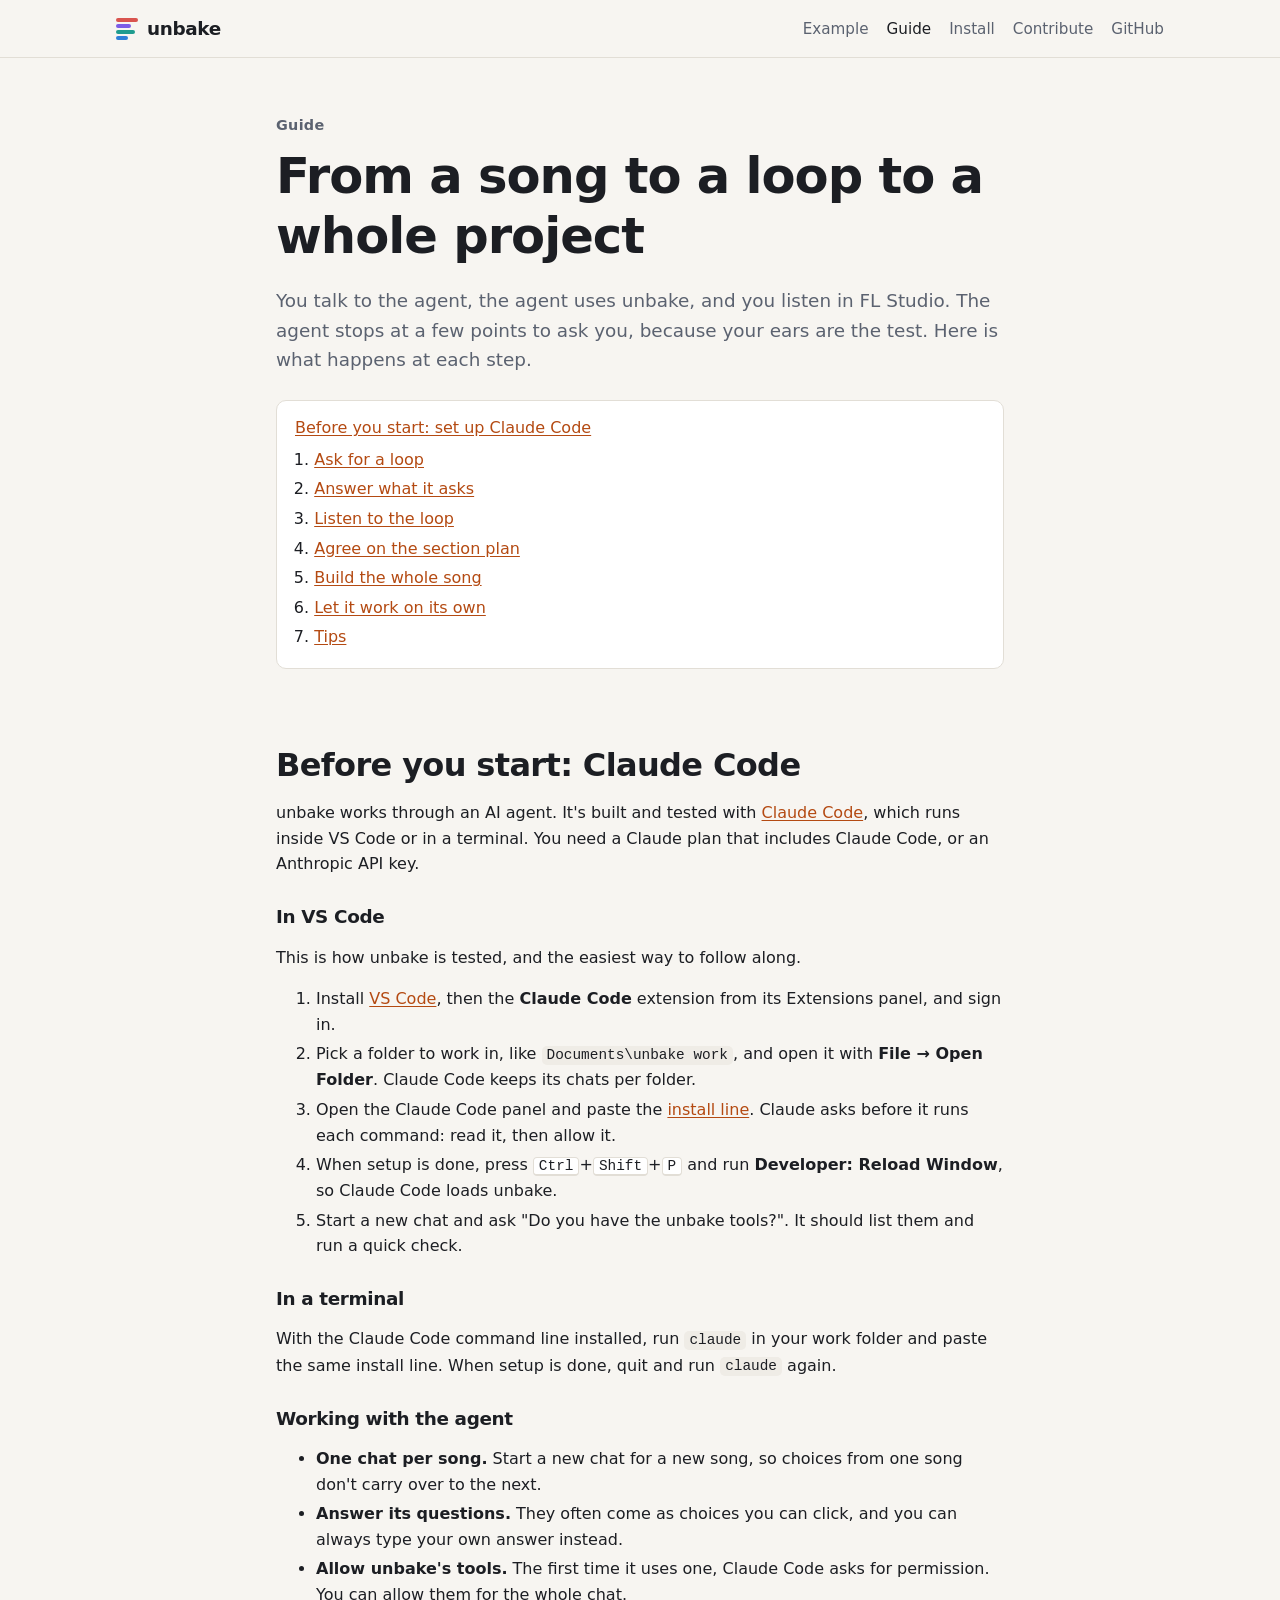
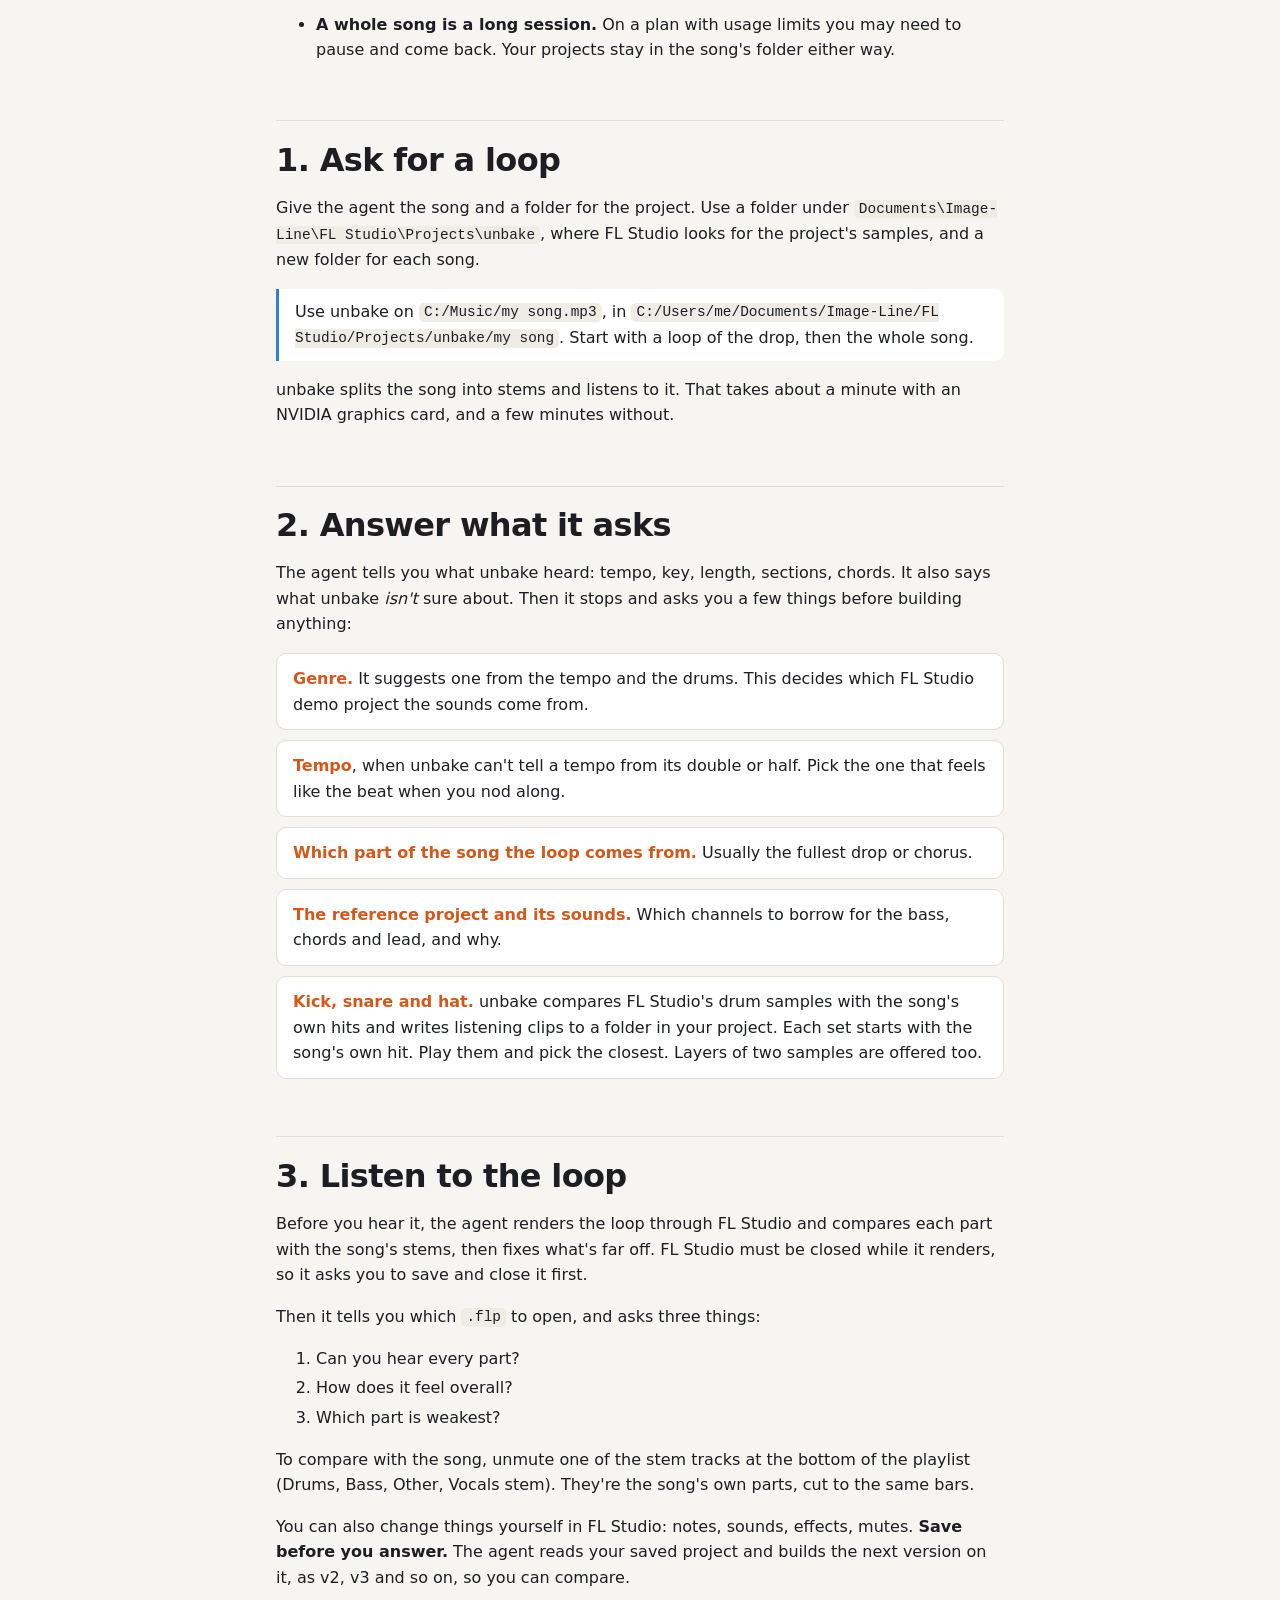
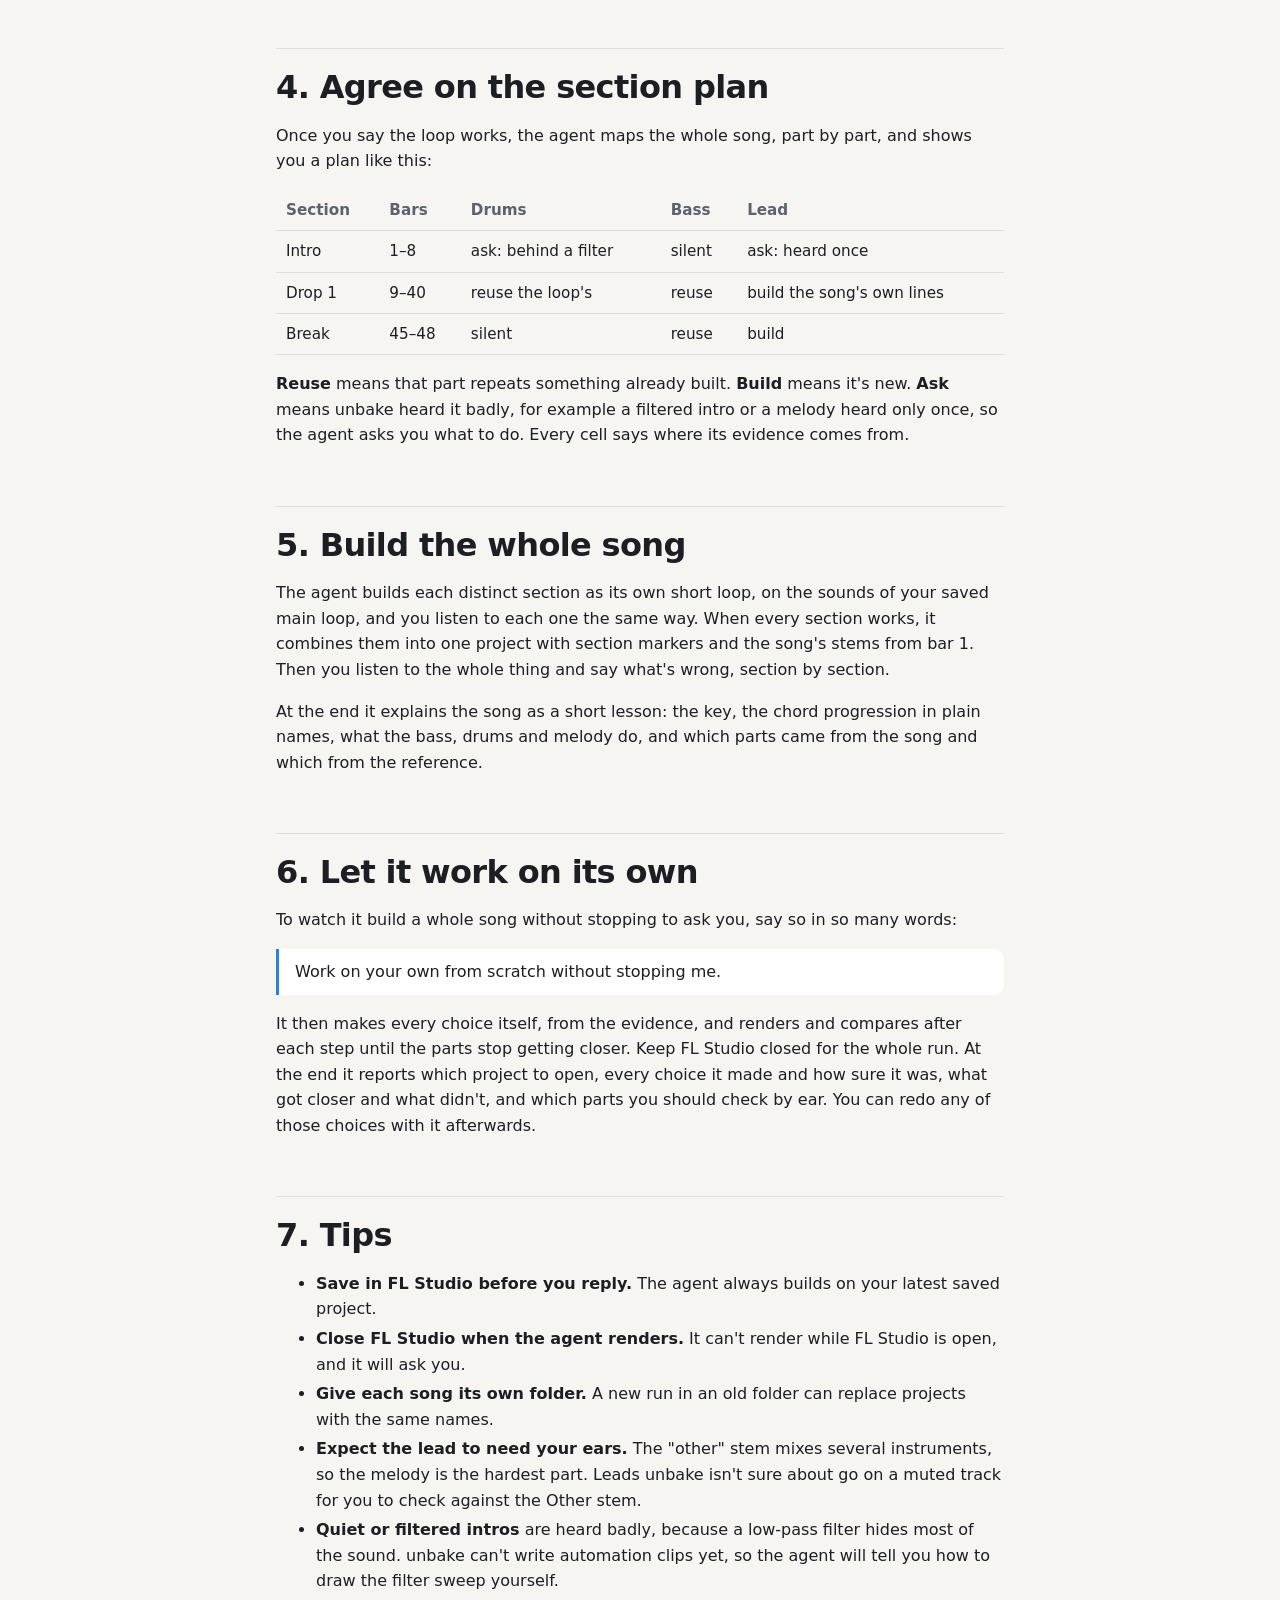
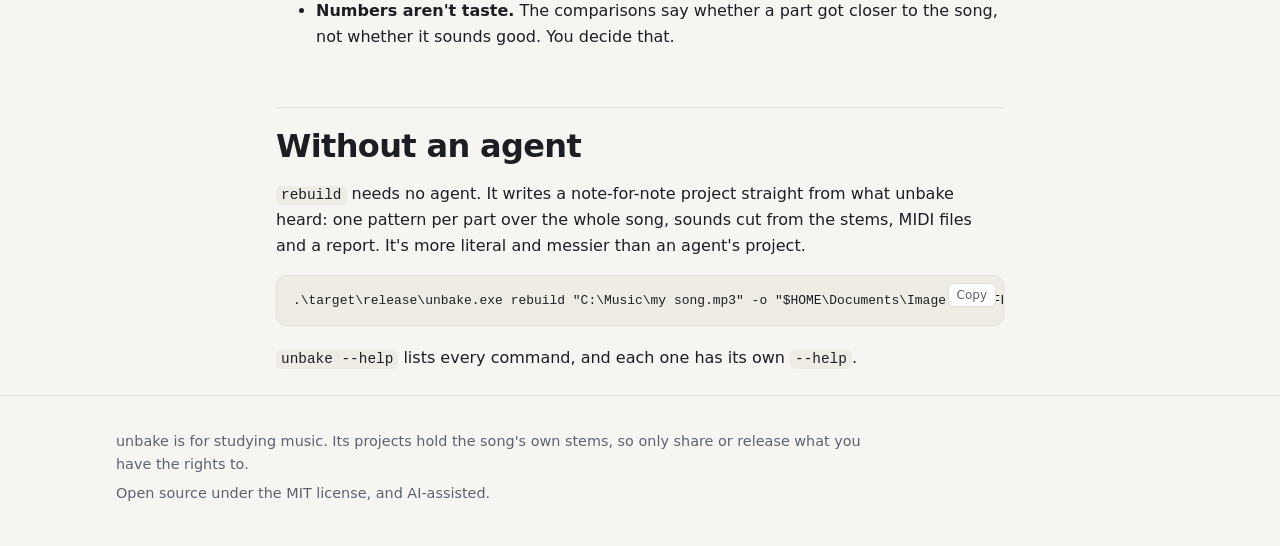
<file: site/guide.html>
<!doctype html>
<html lang="en">
<head>
  <meta charset="utf-8">
  <meta name="viewport" content="width=device-width, initial-scale=1">
  <title>unbake guide</title>
  <meta name="description" content="From a song to a loop to a whole FL Studio project with unbake and an AI agent: what to ask, what it asks you, and how to listen.">
  <link rel="stylesheet" href="style.css">
</head>
<body>
  <header class="site-header">
    <div class="wrap">
      <a class="wordmark" href="./"><span class="mark" aria-hidden="true"><i></i><i></i><i></i><i></i></span>unbake</a>
      <nav aria-label="Main">
        <a href="./#example">Example</a>
        <a href="guide.html" aria-current="page">Guide</a>
        <a href="install.html">Install</a>
        <a href="contribute.html">Contribute</a>
        <a href="https://github.com/Qznad/unbake">GitHub</a>
      </nav>
    </div>
  </header>

  <main class="wrap narrow doc">
    <section>
      <p class="eyebrow">Guide</p>
      <h1>From a song to a loop to a whole project</h1>
      <p class="lede">You talk to the agent, the agent uses unbake, and you listen in FL Studio. The agent stops at a few points to ask you, because your ears are the test. Here is what happens at each step.</p>

      <nav class="toc" aria-label="On this page">
        <p class="toc-first"><a href="#claude">Before you start: set up Claude Code</a></p>
        <ol>
          <li><a href="#start">Ask for a loop</a></li>
          <li><a href="#heard">Answer what it asks</a></li>
          <li><a href="#listen">Listen to the loop</a></li>
          <li><a href="#plan">Agree on the section plan</a></li>
          <li><a href="#song">Build the whole song</a></li>
          <li><a href="#alone">Let it work on its own</a></li>
          <li><a href="#tips">Tips</a></li>
        </ol>
      </nav>

      <h2 id="claude">Before you start: Claude Code</h2>
      <p>unbake works through an AI agent. It's built and tested with <a href="https://claude.com/claude-code">Claude Code</a>, which runs inside VS Code or in a terminal. You need a Claude plan that includes Claude Code, or an Anthropic API key.</p>
      <h3>In VS Code</h3>
      <p>This is how unbake is tested, and the easiest way to follow along.</p>
      <ol>
        <li>Install <a href="https://code.visualstudio.com">VS Code</a>, then the <b>Claude Code</b> extension from its Extensions panel, and sign in.</li>
        <li>Pick a folder to work in, like <code>Documents\unbake work</code>, and open it with <b>File → Open Folder</b>. Claude Code keeps its chats per folder.</li>
        <li>Open the Claude Code panel and paste the <a href="install.html">install line</a>. Claude asks before it runs each command: read it, then allow it.</li>
        <li>When setup is done, press <kbd>Ctrl</kbd>+<kbd>Shift</kbd>+<kbd>P</kbd> and run <b>Developer: Reload Window</b>, so Claude Code loads unbake.</li>
        <li>Start a new chat and ask "Do you have the unbake tools?". It should list them and run a quick check.</li>
      </ol>
      <h3>In a terminal</h3>
      <p>With the Claude Code command line installed, run <code>claude</code> in your work folder and paste the same install line. When setup is done, quit and run <code>claude</code> again.</p>
      <h3>Working with the agent</h3>
      <ul>
        <li><strong>One chat per song.</strong> Start a new chat for a new song, so choices from one song don't carry over to the next.</li>
        <li><strong>Answer its questions.</strong> They often come as choices you can click, and you can always type your own answer instead.</li>
        <li><strong>Allow unbake's tools.</strong> The first time it uses one, Claude Code asks for permission. You can allow them for the whole chat.</li>
        <li><strong>A whole song is a long session.</strong> On a plan with usage limits you may need to pause and come back. Your projects stay in the song's folder either way.</li>
      </ul>

      <h2 id="start">1. Ask for a loop</h2>
      <p>Give the agent the song and a folder for the project. Use a folder under <code>Documents\Image-Line\FL Studio\Projects\unbake</code>, where FL Studio looks for the project's samples, and a new folder for each song.</p>
      <blockquote>Use unbake on <code>C:/Music/my song.mp3</code>, in <code>C:/Users/me/Documents/Image-Line/FL Studio/Projects/unbake/my song</code>. Start with a loop of the drop, then the whole song.</blockquote>
      <p>unbake splits the song into stems and listens to it. That takes about a minute with an NVIDIA graphics card, and a few minutes without.</p>

      <h2 id="heard">2. Answer what it asks</h2>
      <p>The agent tells you what unbake heard: tempo, key, length, sections, chords. It also says what unbake <em>isn't</em> sure about. Then it stops and asks you a few things before building anything:</p>
      <div class="ask"><b>Genre.</b> It suggests one from the tempo and the drums. This decides which FL Studio demo project the sounds come from.</div>
      <div class="ask"><b>Tempo</b>, when unbake can't tell a tempo from its double or half. Pick the one that feels like the beat when you nod along.</div>
      <div class="ask"><b>Which part of the song the loop comes from.</b> Usually the fullest drop or chorus.</div>
      <div class="ask"><b>The reference project and its sounds.</b> Which channels to borrow for the bass, chords and lead, and why.</div>
      <div class="ask"><b>Kick, snare and hat.</b> unbake compares FL Studio's drum samples with the song's own hits and writes listening clips to a folder in your project. Each set starts with the song's own hit. Play them and pick the closest. Layers of two samples are offered too.</div>

      <h2 id="listen">3. Listen to the loop</h2>
      <p>Before you hear it, the agent renders the loop through FL Studio and compares each part with the song's stems, then fixes what's far off. FL Studio must be closed while it renders, so it asks you to save and close it first.</p>
      <p>Then it tells you which <code>.flp</code> to open, and asks three things:</p>
      <ol>
        <li>Can you hear every part?</li>
        <li>How does it feel overall?</li>
        <li>Which part is weakest?</li>
      </ol>
      <p>To compare with the song, unmute one of the stem tracks at the bottom of the playlist (Drums, Bass, Other, Vocals stem). They're the song's own parts, cut to the same bars.</p>
      <p>You can also change things yourself in FL Studio: notes, sounds, effects, mutes. <strong>Save before you answer.</strong> The agent reads your saved project and builds the next version on it, as v2, v3 and so on, so you can compare.</p>

      <h2 id="plan">4. Agree on the section plan</h2>
      <p>Once you say the loop works, the agent maps the whole song, part by part, and shows you a plan like this:</p>
      <div class="table-box">
        <table>
          <thead><tr><th>Section</th><th>Bars</th><th>Drums</th><th>Bass</th><th>Lead</th></tr></thead>
          <tbody>
            <tr><td>Intro</td><td>1–8</td><td>ask: behind a filter</td><td>silent</td><td>ask: heard once</td></tr>
            <tr><td>Drop 1</td><td>9–40</td><td>reuse the loop's</td><td>reuse</td><td>build the song's own lines</td></tr>
            <tr><td>Break</td><td>45–48</td><td>silent</td><td>reuse</td><td>build</td></tr>
          </tbody>
        </table>
      </div>
      <p><b>Reuse</b> means that part repeats something already built. <b>Build</b> means it's new. <b>Ask</b> means unbake heard it badly, for example a filtered intro or a melody heard only once, so the agent asks you what to do. Every cell says where its evidence comes from.</p>

      <h2 id="song">5. Build the whole song</h2>
      <p>The agent builds each distinct section as its own short loop, on the sounds of your saved main loop, and you listen to each one the same way. When every section works, it combines them into one project with section markers and the song's stems from bar 1. Then you listen to the whole thing and say what's wrong, section by section.</p>
      <p>At the end it explains the song as a short lesson: the key, the chord progression in plain names, what the bass, drums and melody do, and which parts came from the song and which from the reference.</p>

      <h2 id="alone">6. Let it work on its own</h2>
      <p>To watch it build a whole song without stopping to ask you, say so in so many words:</p>
      <blockquote>Work on your own from scratch without stopping me.</blockquote>
      <p>It then makes every choice itself, from the evidence, and renders and compares after each step until the parts stop getting closer. Keep FL Studio closed for the whole run. At the end it reports which project to open, every choice it made and how sure it was, what got closer and what didn't, and which parts you should check by ear. You can redo any of those choices with it afterwards.</p>

      <h2 id="tips">7. Tips</h2>
      <ul>
        <li><strong>Save in FL Studio before you reply.</strong> The agent always builds on your latest saved project.</li>
        <li><strong>Close FL Studio when the agent renders.</strong> It can't render while FL Studio is open, and it will ask you.</li>
        <li><strong>Give each song its own folder.</strong> A new run in an old folder can replace projects with the same names.</li>
        <li><strong>Expect the lead to need your ears.</strong> The "other" stem mixes several instruments, so the melody is the hardest part. Leads unbake isn't sure about go on a muted track for you to check against the Other stem.</li>
        <li><strong>Quiet or filtered intros</strong> are heard badly, because a low-pass filter hides most of the sound. unbake can't write automation clips yet, so the agent will tell you how to draw the filter sweep yourself.</li>
        <li><strong>Numbers aren't taste.</strong> The comparisons say whether a part got closer to the song, not whether it sounds good. You decide that.</li>
      </ul>

      <h2>Without an agent</h2>
      <p><code>rebuild</code> needs no agent. It writes a note-for-note project straight from what unbake heard: one pattern per part over the whole song, sounds cut from the stems, MIDI files and a report. It's more literal and messier than an agent's project.</p>
<pre><code>.\target\release\unbake.exe rebuild "C:\Music\my song.mp3" -o "$HOME\Documents\Image-Line\FL Studio\Projects\unbake\my song"</code></pre>
      <p><code>unbake --help</code> lists every command, and each one has its own <code>--help</code>.</p>
    </section>
  </main>

  <footer class="site-footer">
    <div class="wrap">
      <p>unbake is for studying music. Its projects hold the song's own stems, so only share or release what you have the rights to.</p>
      <p>Open source under the MIT license, and AI-assisted.</p>
    </div>
  </footer>
  <script src="site.js"></script>
</body>
</html>
</file>
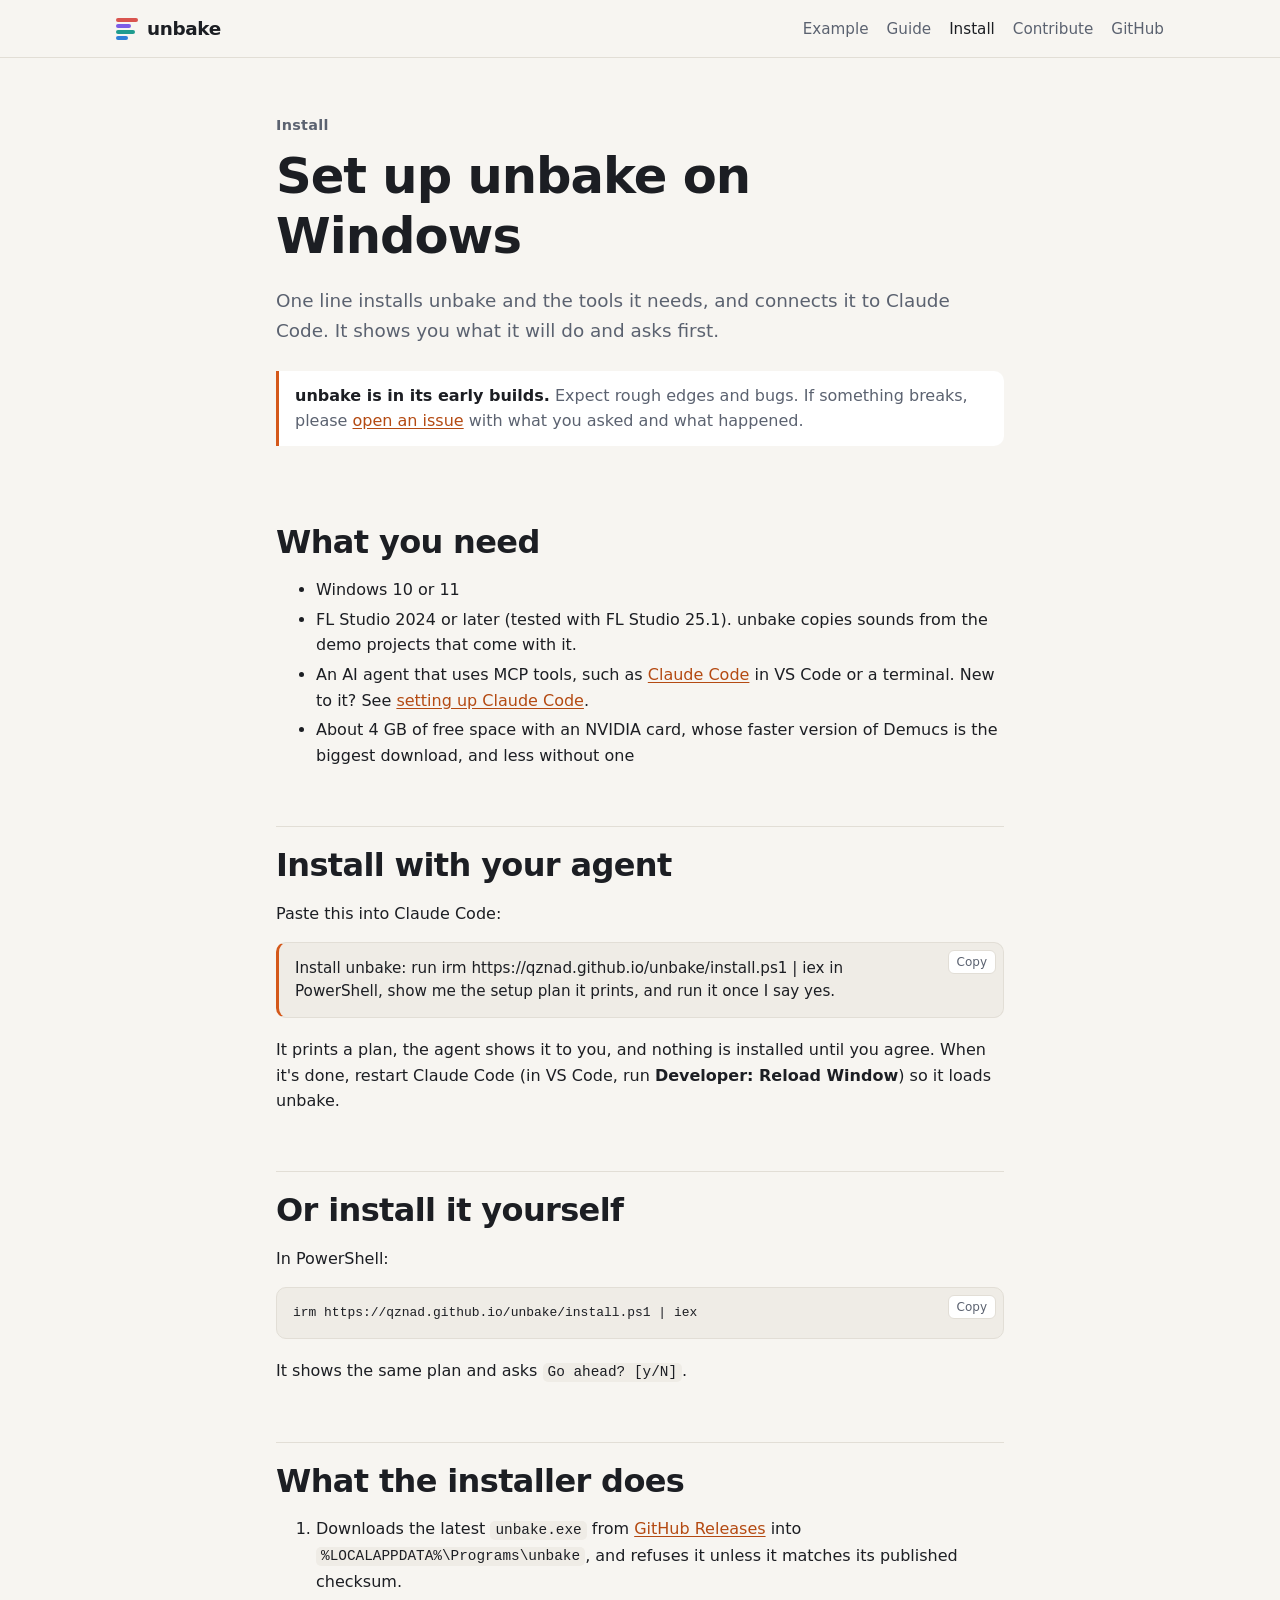
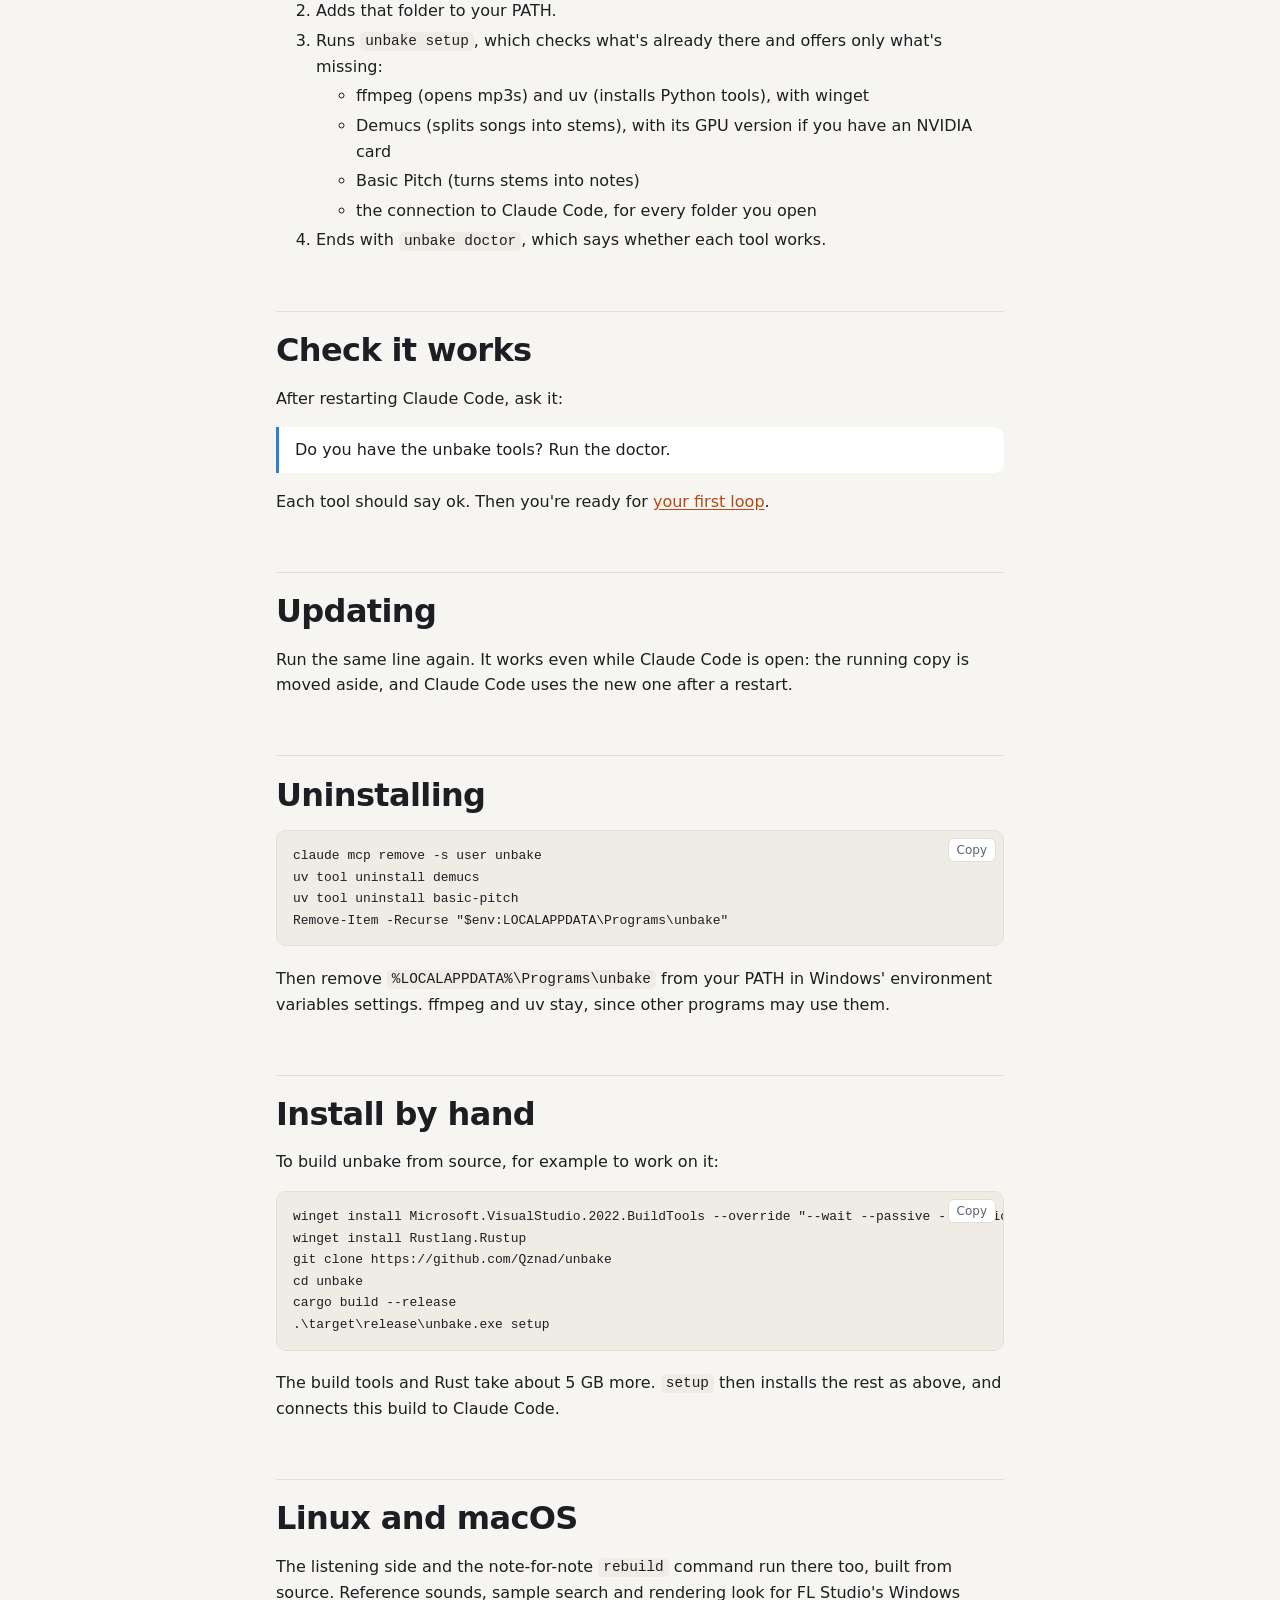
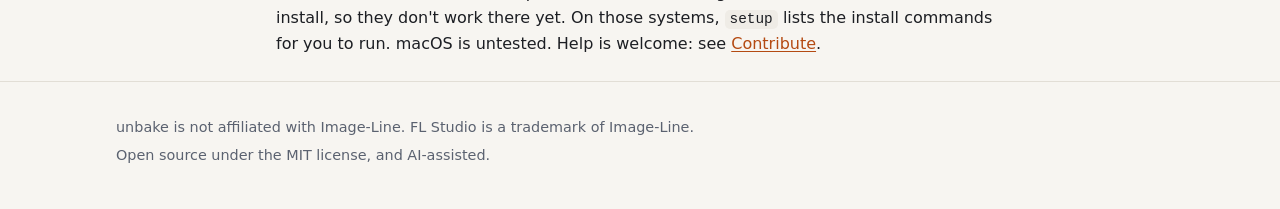
<file: site/install.html>
<!doctype html>
<html lang="en">
<head>
  <meta charset="utf-8">
  <meta name="viewport" content="width=device-width, initial-scale=1">
  <title>Install unbake</title>
  <meta name="description" content="Install unbake on Windows in one line and connect it to an AI agent such as Claude Code.">
  <link rel="stylesheet" href="style.css">
</head>
<body>
  <header class="site-header">
    <div class="wrap">
      <a class="wordmark" href="./"><span class="mark" aria-hidden="true"><i></i><i></i><i></i><i></i></span>unbake</a>
      <nav aria-label="Main">
        <a href="./#example">Example</a>
        <a href="guide.html">Guide</a>
        <a href="install.html" aria-current="page">Install</a>
        <a href="contribute.html">Contribute</a>
        <a href="https://github.com/Qznad/unbake">GitHub</a>
      </nav>
    </div>
  </header>

  <main class="wrap narrow doc">
    <section>
      <p class="eyebrow">Install</p>
      <h1>Set up unbake on Windows</h1>
      <p class="lede">One line installs unbake and the tools it needs, and connects it to Claude Code. It shows you what it will do and asks first.</p>
      <p class="note"><strong>unbake is in its early builds.</strong> Expect rough edges and bugs. If something breaks, please <a href="https://github.com/Qznad/unbake/issues">open an issue</a> with what you asked and what happened.</p>

      <h2>What you need</h2>
      <ul>
        <li>Windows 10 or 11</li>
        <li>FL Studio 2024 or later (tested with FL Studio 25.1). unbake copies sounds from the demo projects that come with it.</li>
        <li>An AI agent that uses MCP tools, such as <a href="https://claude.com/claude-code">Claude Code</a> in VS Code or a terminal. New to it? See <a href="guide.html#claude">setting up Claude Code</a>.</li>
        <li>About 4 GB of free space with an NVIDIA card, whose faster version of Demucs is the biggest download, and less without one</li>
      </ul>

      <h2>Install with your agent</h2>
      <p>Paste this into Claude Code:</p>
<pre class="prompt"><code>Install unbake: run irm https://qznad.github.io/unbake/install.ps1 | iex in PowerShell, show me the setup plan it prints, and run it once I say yes.</code></pre>
      <p>It prints a plan, the agent shows it to you, and nothing is installed until you agree. When it's done, restart Claude Code (in VS Code, run <b>Developer: Reload Window</b>) so it loads unbake.</p>

      <h2>Or install it yourself</h2>
      <p>In PowerShell:</p>
<pre><code>irm https://qznad.github.io/unbake/install.ps1 | iex</code></pre>
      <p>It shows the same plan and asks <code>Go ahead? [y/N]</code>.</p>

      <h2>What the installer does</h2>
      <ol>
        <li>Downloads the latest <code>unbake.exe</code> from <a href="https://github.com/Qznad/unbake/releases">GitHub Releases</a> into <code>%LOCALAPPDATA%\Programs\unbake</code>, and refuses it unless it matches its published checksum.</li>
        <li>Adds that folder to your PATH.</li>
        <li>Runs <code>unbake setup</code>, which checks what's already there and offers only what's missing:
          <ul>
            <li>ffmpeg (opens mp3s) and uv (installs Python tools), with winget</li>
            <li>Demucs (splits songs into stems), with its GPU version if you have an NVIDIA card</li>
            <li>Basic Pitch (turns stems into notes)</li>
            <li>the connection to Claude Code, for every folder you open</li>
          </ul>
        </li>
        <li>Ends with <code>unbake doctor</code>, which says whether each tool works.</li>
      </ol>

      <h2>Check it works</h2>
      <p>After restarting Claude Code, ask it:</p>
      <blockquote>Do you have the unbake tools? Run the doctor.</blockquote>
      <p>Each tool should say ok. Then you're ready for <a href="guide.html">your first loop</a>.</p>

      <h2>Updating</h2>
      <p>Run the same line again. It works even while Claude Code is open: the running copy is moved aside, and Claude Code uses the new one after a restart.</p>

      <h2>Uninstalling</h2>
<pre><code>claude mcp remove -s user unbake
uv tool uninstall demucs
uv tool uninstall basic-pitch
Remove-Item -Recurse "$env:LOCALAPPDATA\Programs\unbake"</code></pre>
      <p>Then remove <code>%LOCALAPPDATA%\Programs\unbake</code> from your PATH in Windows' environment variables settings. ffmpeg and uv stay, since other programs may use them.</p>

      <h2>Install by hand</h2>
      <p>To build unbake from source, for example to work on it:</p>
<pre><code>winget install Microsoft.VisualStudio.2022.BuildTools --override "--wait --passive --add Microsoft.VisualStudio.Workload.VCTools --includeRecommended"
winget install Rustlang.Rustup
git clone https://github.com/Qznad/unbake
cd unbake
cargo build --release
.\target\release\unbake.exe setup</code></pre>
      <p>The build tools and Rust take about 5 GB more. <code>setup</code> then installs the rest as above, and connects this build to Claude Code.</p>

      <h2>Linux and macOS</h2>
      <p>The listening side and the note-for-note <code>rebuild</code> command run there too, built from source. Reference sounds, sample search and rendering look for FL Studio's Windows install, so they don't work there yet. On those systems, <code>setup</code> lists the install commands for you to run. macOS is untested. Help is welcome: see <a href="contribute.html">Contribute</a>.</p>
    </section>
  </main>

  <footer class="site-footer">
    <div class="wrap">
      <p>unbake is not affiliated with Image-Line. FL Studio is a trademark of Image-Line.</p>
      <p>Open source under the MIT license, and AI-assisted.</p>
    </div>
  </footer>
  <script src="site.js"></script>
</body>
</html>
</file>
<file: site/style.css>
:root {
  --bg: #f7f5f1;
  --surface: #ffffff;
  --surface-2: #efece6;
  --line: #e2ded6;
  --text: #1c1e23;
  --muted: #5b6270;
  --accent: #d4581a;
  --accent-ink: #ffffff;
  --link: #b44a12;
  --drums: #d9544f;
  --bass: #7c5ce6;
  --chords: #1f9c8f;
  --lead: #2f7fd8;
  --stem: #8a8f99;
  --wave: #b9b3a8;
  --radius: 10px;
  --shadow: 0 1px 2px rgb(0 0 0 / 0.05), 0 8px 24px rgb(0 0 0 / 0.06);
  --mono: ui-monospace, "Cascadia Mono", "SF Mono", Consolas, monospace;
  color-scheme: light;
}

@media (prefers-color-scheme: dark) {
  :root:not([data-theme="light"]) {
    --bg: #121418;
    --surface: #1a1d23;
    --surface-2: #23272f;
    --line: #2f343d;
    --text: #eceef2;
    --muted: #9ba3b0;
    --accent: #ff8a3d;
    --accent-ink: #1a1206;
    --link: #ffa463;
    --drums: #f0706a;
    --bass: #a28bff;
    --chords: #3cc2b3;
    --lead: #5aa7ff;
    --stem: #6f7580;
    --wave: #4a505b;
    --shadow: 0 1px 2px rgb(0 0 0 / 0.3), 0 8px 24px rgb(0 0 0 / 0.25);
    color-scheme: dark;
  }
}

:root[data-theme="dark"] {
  --bg: #121418;
  --surface: #1a1d23;
  --surface-2: #23272f;
  --line: #2f343d;
  --text: #eceef2;
  --muted: #9ba3b0;
  --accent: #ff8a3d;
  --accent-ink: #1a1206;
  --link: #ffa463;
  --drums: #f0706a;
  --bass: #a28bff;
  --chords: #3cc2b3;
  --lead: #5aa7ff;
  --stem: #6f7580;
  --wave: #4a505b;
  --shadow: 0 1px 2px rgb(0 0 0 / 0.3), 0 8px 24px rgb(0 0 0 / 0.25);
  color-scheme: dark;
}

* {
  box-sizing: border-box;
}

html {
  -webkit-text-size-adjust: 100%;
}

body {
  margin: 0;
  background: var(--bg);
  color: var(--text);
  font: 16px/1.6 system-ui, -apple-system, "Segoe UI", Roboto, "Helvetica Neue", sans-serif;
}

a {
  color: var(--link);
  text-underline-offset: 2px;
}

img,
svg {
  max-width: 100%;
}

code,
pre,
kbd {
  font-family: var(--mono);
  font-size: 0.9em;
}

:not(pre) > code {
  background: var(--surface-2);
  border-radius: 5px;
  padding: 0.1em 0.35em;
}

.code {
  position: relative;
  margin: 0.8em 0 1.2em;
}

.code pre {
  margin: 0;
  padding-right: 72px;
}

pre {
  margin: 0.8em 0 1.2em;
  padding: 14px 16px;
  background: var(--surface-2);
  border: 1px solid var(--line);
  border-radius: var(--radius);
  overflow-x: auto;
  line-height: 1.5;
}

.copy {
  position: absolute;
  top: 8px;
  right: 8px;
  font: 12px/1 system-ui, sans-serif;
  padding: 5px 8px;
  border-radius: 6px;
  border: 1px solid var(--line);
  background: var(--surface);
  color: var(--muted);
  cursor: pointer;
}

.copy:hover {
  color: var(--text);
}

.wrap {
  max-width: 1080px;
  margin: 0 auto;
  padding: 0 16px;
}

.narrow {
  max-width: 760px;
}

.site-header {
  border-bottom: 1px solid var(--line);
  background: var(--bg);
}

.site-header .wrap {
  display: flex;
  align-items: center;
  justify-content: space-between;
  flex-wrap: wrap;
  gap: 8px 20px;
  padding-top: 14px;
  padding-bottom: 14px;
}

.wordmark {
  display: inline-flex;
  align-items: center;
  gap: 9px;
  font-weight: 750;
  font-size: 1.15rem;
  letter-spacing: -0.02em;
  color: var(--text);
  text-decoration: none;
}

.mark {
  display: inline-grid;
  gap: 2px;
  width: 22px;
}

.mark i {
  display: block;
  height: 4px;
  border-radius: 2px;
}

.mark i:nth-child(1) {
  background: var(--drums);
  width: 100%;
}

.mark i:nth-child(2) {
  background: var(--bass);
  width: 70%;
}

.mark i:nth-child(3) {
  background: var(--chords);
  width: 85%;
}

.mark i:nth-child(4) {
  background: var(--lead);
  width: 55%;
}

.site-header nav {
  display: flex;
  flex-wrap: wrap;
  gap: 4px 18px;
}

.site-header nav a {
  color: var(--muted);
  text-decoration: none;
  font-size: 0.95rem;
}

.site-header nav a:hover,
.site-header nav a[aria-current="page"] {
  color: var(--text);
}

main {
  padding-bottom: 40px;
}

section {
  padding: 56px 0 8px;
}

h1,
h2,
h3 {
  line-height: 1.2;
  letter-spacing: -0.02em;
}

h1 {
  font-size: clamp(2rem, 5vw, 3.1rem);
  margin: 0.2em 0 0.4em;
  max-width: 17em;
}

h2 {
  font-size: clamp(1.5rem, 3vw, 2rem);
  margin: 0 0 0.5em;
}

h3 {
  font-size: 1.15rem;
  margin: 1.6em 0 0.4em;
}

.eyebrow {
  margin: 0;
  color: var(--muted);
  font-size: 0.9rem;
  font-weight: 600;
  letter-spacing: 0.02em;
}

.lede {
  font-size: 1.15rem;
  color: var(--muted);
  max-width: 40em;
  margin: 0 0 1.4em;
}

.section-intro {
  color: var(--muted);
  max-width: 44em;
  margin-top: 0;
}

.actions {
  display: flex;
  flex-wrap: wrap;
  gap: 10px;
}

.btn {
  display: inline-block;
  padding: 10px 18px;
  border-radius: 999px;
  border: 1px solid var(--line);
  background: var(--surface);
  color: var(--text);
  text-decoration: none;
  font-weight: 600;
}

.btn:hover {
  border-color: var(--muted);
}

.btn.primary {
  background: var(--accent);
  border-color: var(--accent);
  color: var(--accent-ink);
}

.btn.primary:hover {
  filter: brightness(1.06);
}

.card {
  background: var(--surface);
  border: 1px solid var(--line);
  border-radius: var(--radius);
  padding: 20px;
  box-shadow: var(--shadow);
}

.grid-2 {
  display: grid;
  grid-template-columns: repeat(auto-fit, minmax(min(100%, 320px), 1fr));
  gap: 16px;
}

.note {
  border-left: 3px solid var(--accent);
  background: var(--surface);
  padding: 12px 16px;
  border-radius: 0 var(--radius) var(--radius) 0;
  color: var(--muted);
}

.note strong {
  color: var(--text);
}

.note.early {
  max-width: 44em;
  margin: 28px 0 0;
}

.playlist-figure {
  margin: 36px 0 0;
}

.scroll-x {
  overflow-x: auto;
  border: 1px solid var(--line);
  border-radius: var(--radius);
  background: var(--surface);
  box-shadow: var(--shadow);
}

.playlist {
  min-width: 620px;
  padding: 14px 14px 12px;
  font-size: 12px;
  display: grid;
  grid-template-columns: 96px 1fr;
  row-gap: 5px;
}

.pl-name {
  align-self: center;
  color: var(--muted);
  white-space: nowrap;
  overflow: hidden;
  text-overflow: ellipsis;
  padding-right: 8px;
}

.pl-lane {
  display: grid;
  grid-template-columns: repeat(16, 1fr);
  min-height: 24px;
  background-image: linear-gradient(to right, var(--line) 1px, transparent 1px);
  background-size: calc(100% / 4) 100%;
  border-right: 1px solid var(--line);
}

.pl-ruler {
  min-height: 18px;
  background: none;
  border: 0;
  color: var(--muted);
}

.pl-ruler span {
  grid-row: 1;
}

.pl-markers {
  min-height: 20px;
  background: none;
  border: 0;
}

.marker {
  grid-row: 1;
  grid-column: var(--at) / span var(--len);
  border-left: 2px solid var(--accent);
  padding-left: 5px;
  font-weight: 650;
  color: var(--text);
}

.pl-song {
  min-height: 48px;
}

.wave {
  grid-row: 1;
  grid-column: 1 / -1;
  width: 100%;
  height: 48px;
}

.wave rect {
  fill: var(--wave);
}

.pl-gap {
  grid-column: 1 / -1;
  display: flex;
  align-items: center;
  gap: 8px;
  color: var(--muted);
  margin: 4px 0 2px;
}

.pl-gap::after {
  content: "";
  flex: 1;
  border-top: 1px dashed var(--line);
}

.clip {
  --c: var(--stem);
  grid-row: 1;
  grid-column: var(--at) / span var(--len);
  margin: 0 1px;
  padding: 3px 7px;
  border-radius: 4px;
  border-left: 3px solid var(--c);
  background: color-mix(in srgb, var(--c) 20%, var(--surface));
  color: var(--text);
  white-space: nowrap;
  overflow: hidden;
  text-overflow: ellipsis;
}

.clip.drums {
  --c: var(--drums);
}

.clip.bass {
  --c: var(--bass);
}

.clip.chords {
  --c: var(--chords);
}

.clip.lead {
  --c: var(--lead);
}

.clip.stem {
  color: var(--muted);
  background: repeating-linear-gradient(
    135deg,
    color-mix(in srgb, var(--stem) 14%, var(--surface)) 0 6px,
    var(--surface) 6px 12px
  );
}

.muted-name {
  opacity: 0.7;
}

figcaption {
  color: var(--muted);
  font-size: 0.9rem;
  margin-top: 10px;
}

.facts {
  margin: 0;
  display: grid;
  grid-template-columns: max-content 1fr;
  gap: 8px 16px;
}

.facts dt {
  color: var(--muted);
}

.facts dd {
  margin: 0;
}

.facts small {
  display: block;
  color: var(--muted);
}

.chord-row {
  display: grid;
  grid-template-columns: 2fr 2fr 4fr;
  gap: 4px;
  margin-bottom: 6px;
  font-size: 0.85rem;
}

.chord-row span {
  background: color-mix(in srgb, var(--chords) 18%, var(--surface));
  border-left: 3px solid var(--chords);
  border-radius: 4px;
  padding: 2px 8px;
}

.roll-box {
  overflow-x: auto;
}

.roll-inner {
  min-width: 560px;
}

.roll {
  display: block;
  width: 100%;
  height: auto;
  background: var(--surface-2);
  border-radius: 6px;
}

.roll .barline {
  stroke: var(--line);
  stroke-width: 1;
}

.roll .hit {
  fill: var(--lead);
}

.roll .echo {
  fill: var(--lead);
  opacity: 0.4;
}

.legend {
  display: flex;
  flex-wrap: wrap;
  gap: 6px 18px;
  font-size: 0.85rem;
  color: var(--muted);
  margin-top: 8px;
}

.swatch {
  display: inline-block;
  width: 10px;
  height: 10px;
  border-radius: 2px;
  background: var(--lead);
  margin-right: 6px;
  vertical-align: -1px;
}

.swatch.faint {
  opacity: 0.4;
}

.player {
  margin: 0 0 14px;
}

.player p {
  margin: 0 0 6px;
  font-weight: 600;
}

.player audio {
  width: 100%;
}

.pending {
  color: var(--muted);
  font-style: italic;
  margin: 0;
}

.split h3 {
  margin-top: 0;
}

.steps {
  list-style: none;
  counter-reset: step;
  margin: 0;
  padding: 0;
  display: grid;
  grid-template-columns: repeat(auto-fit, minmax(min(100%, 190px), 1fr));
  gap: 14px;
}

.steps li {
  counter-increment: step;
  background: var(--surface);
  border: 1px solid var(--line);
  border-radius: var(--radius);
  padding: 16px;
}

.steps li::before {
  content: counter(step);
  display: inline-grid;
  place-items: center;
  width: 26px;
  height: 26px;
  border-radius: 50%;
  background: var(--accent);
  color: var(--accent-ink);
  font-weight: 700;
  font-size: 0.85rem;
  margin-bottom: 8px;
}

.steps strong {
  display: block;
  margin-bottom: 4px;
}

.steps p {
  margin: 0;
  color: var(--muted);
  font-size: 0.95rem;
}

.ticks {
  padding-left: 0;
  list-style: none;
}

.ticks li {
  position: relative;
  padding-left: 22px;
  margin: 6px 0;
}

.ticks li::before {
  content: "";
  position: absolute;
  left: 2px;
  top: 0.55em;
  width: 9px;
  height: 9px;
  border-radius: 2px;
  background: var(--c, var(--accent));
}

.ticks.good li::before {
  --c: var(--chords);
}

.ticks.hard li::before {
  --c: var(--drums);
}

.start-grid {
  display: grid;
  grid-template-columns: repeat(auto-fit, minmax(min(100%, 290px), 1fr));
  gap: 16px;
  align-items: start;
}

.loop-row {
  display: grid;
  grid-template-columns: minmax(0, 400px) minmax(0, 1fr);
  gap: 24px;
  align-items: start;
}

.loop-notes {
  display: grid;
  gap: 16px;
}

.shot {
  margin: 0;
}

.shot img {
  display: block;
  width: 100%;
  height: auto;
  border-radius: var(--radius);
  border: 1px solid var(--line);
  box-shadow: var(--shadow);
}

@media (max-width: 720px) {
  .loop-row {
    grid-template-columns: minmax(0, 1fr);
  }
}

.clip-card {
  --c: var(--accent);
  background: var(--surface);
  border: 1px solid var(--line);
  border-radius: var(--radius);
  box-shadow: var(--shadow);
  overflow: hidden;
}

.clip-card header {
  padding: 7px 14px;
  font-weight: 700;
  font-size: 0.95rem;
  background: color-mix(in srgb, var(--c) 26%, var(--surface));
  border-bottom: 2px solid var(--c);
}

.clip-card .body {
  padding: 4px 16px 14px;
}

.clip-card .body > p {
  margin: 12px 0 0;
}

.clip-card .code {
  margin: 8px 0 0;
}

.clip-card pre {
  white-space: pre-wrap;
  overflow-wrap: anywhere;
}

.prompt {
  white-space: pre-wrap;
  font-family: system-ui, -apple-system, "Segoe UI", Roboto, sans-serif;
  font-size: 0.95rem;
  border-left: 3px solid var(--c, var(--accent));
}

.prompt code {
  font-family: inherit;
  font-size: inherit;
}

.small {
  font-size: 0.9rem;
  color: var(--muted);
}

.requirements {
  margin-top: 18px;
}

.cta {
  text-align: center;
  padding: 64px 0 24px;
}

.cta .actions {
  justify-content: center;
}

.doc h2 {
  margin-top: 1.8em;
  padding-top: 0.6em;
  border-top: 1px solid var(--line);
}

.doc h2:first-of-type {
  border-top: 0;
}

.doc li {
  margin: 4px 0;
}

.toc {
  background: var(--surface);
  border: 1px solid var(--line);
  border-radius: var(--radius);
  padding: 14px 18px;
  margin: 24px 0;
}

.toc ol {
  margin: 0;
  padding-left: 1.2em;
}

.toc-first {
  margin: 0 0 6px;
}

kbd {
  border: 1px solid var(--line);
  border-bottom-width: 2px;
  border-radius: 4px;
  padding: 0 0.35em;
  background: var(--surface);
}

.ask {
  background: var(--surface);
  border: 1px solid var(--line);
  border-radius: var(--radius);
  padding: 12px 16px;
  margin: 10px 0;
}

.ask b {
  color: var(--accent);
}

table {
  border-collapse: collapse;
  width: 100%;
  font-size: 0.95rem;
}

th,
td {
  text-align: left;
  vertical-align: top;
  padding: 8px 10px;
  border-bottom: 1px solid var(--line);
}

th {
  color: var(--muted);
  font-weight: 600;
}

.table-box {
  overflow-x: auto;
}

blockquote {
  margin: 1em 0;
  padding: 10px 16px;
  border-left: 3px solid var(--lead);
  background: var(--surface);
  border-radius: 0 var(--radius) var(--radius) 0;
}

.site-footer {
  border-top: 1px solid var(--line);
  color: var(--muted);
  font-size: 0.9rem;
  padding: 28px 0 40px;
}

.site-footer p {
  margin: 0.4em 0;
  max-width: 52em;
}
</file>
